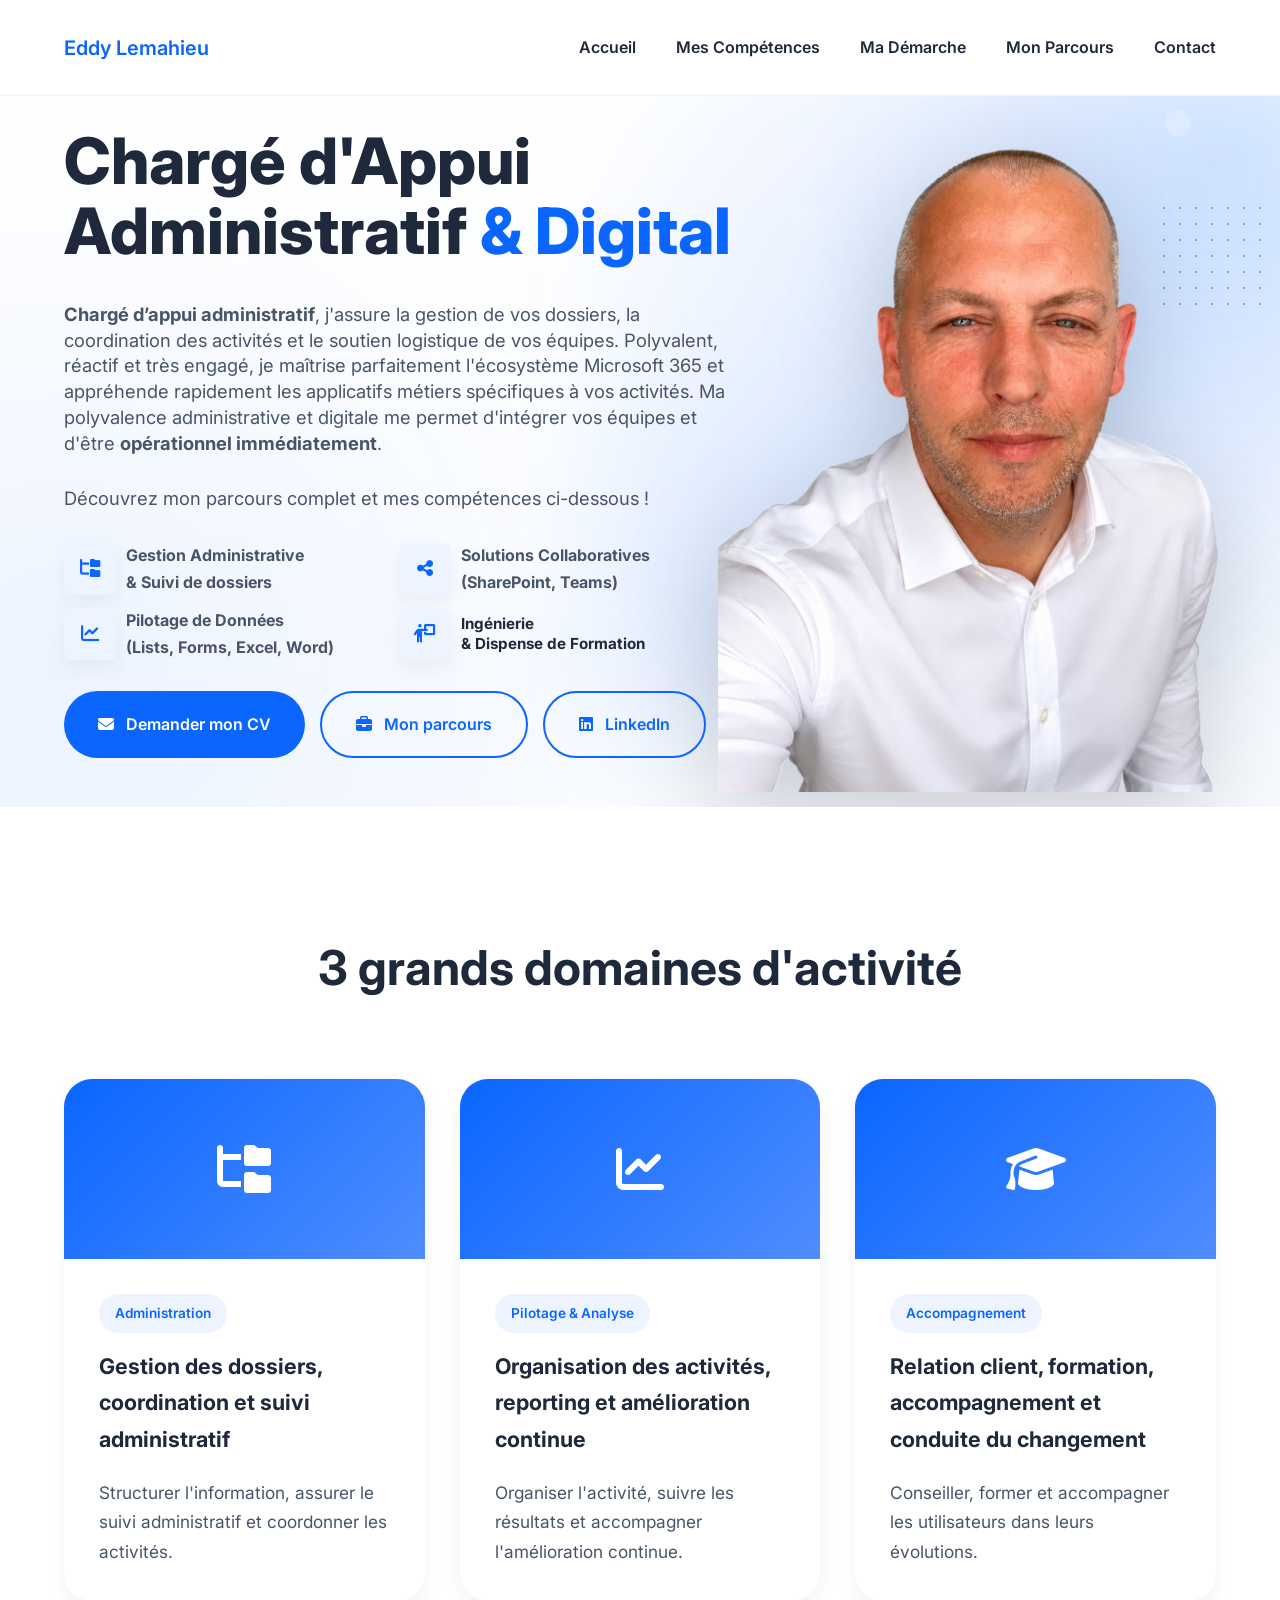
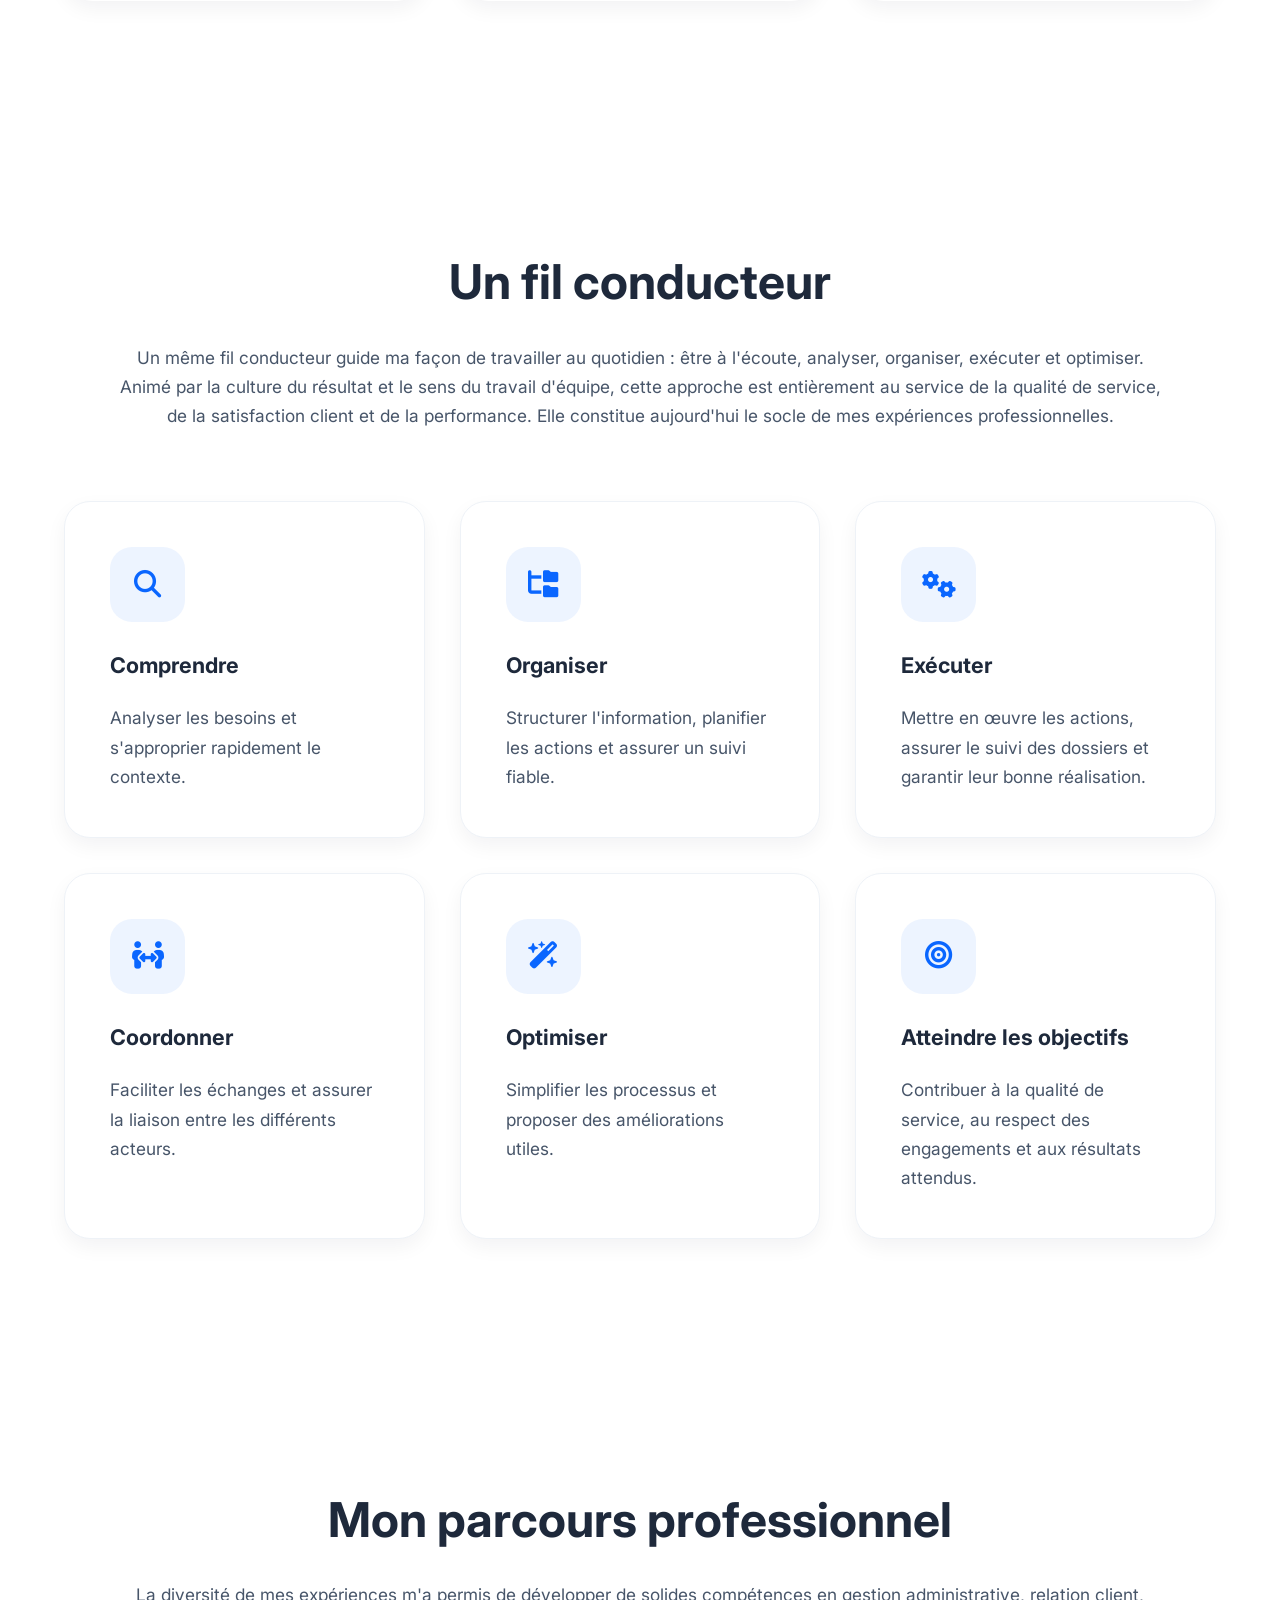
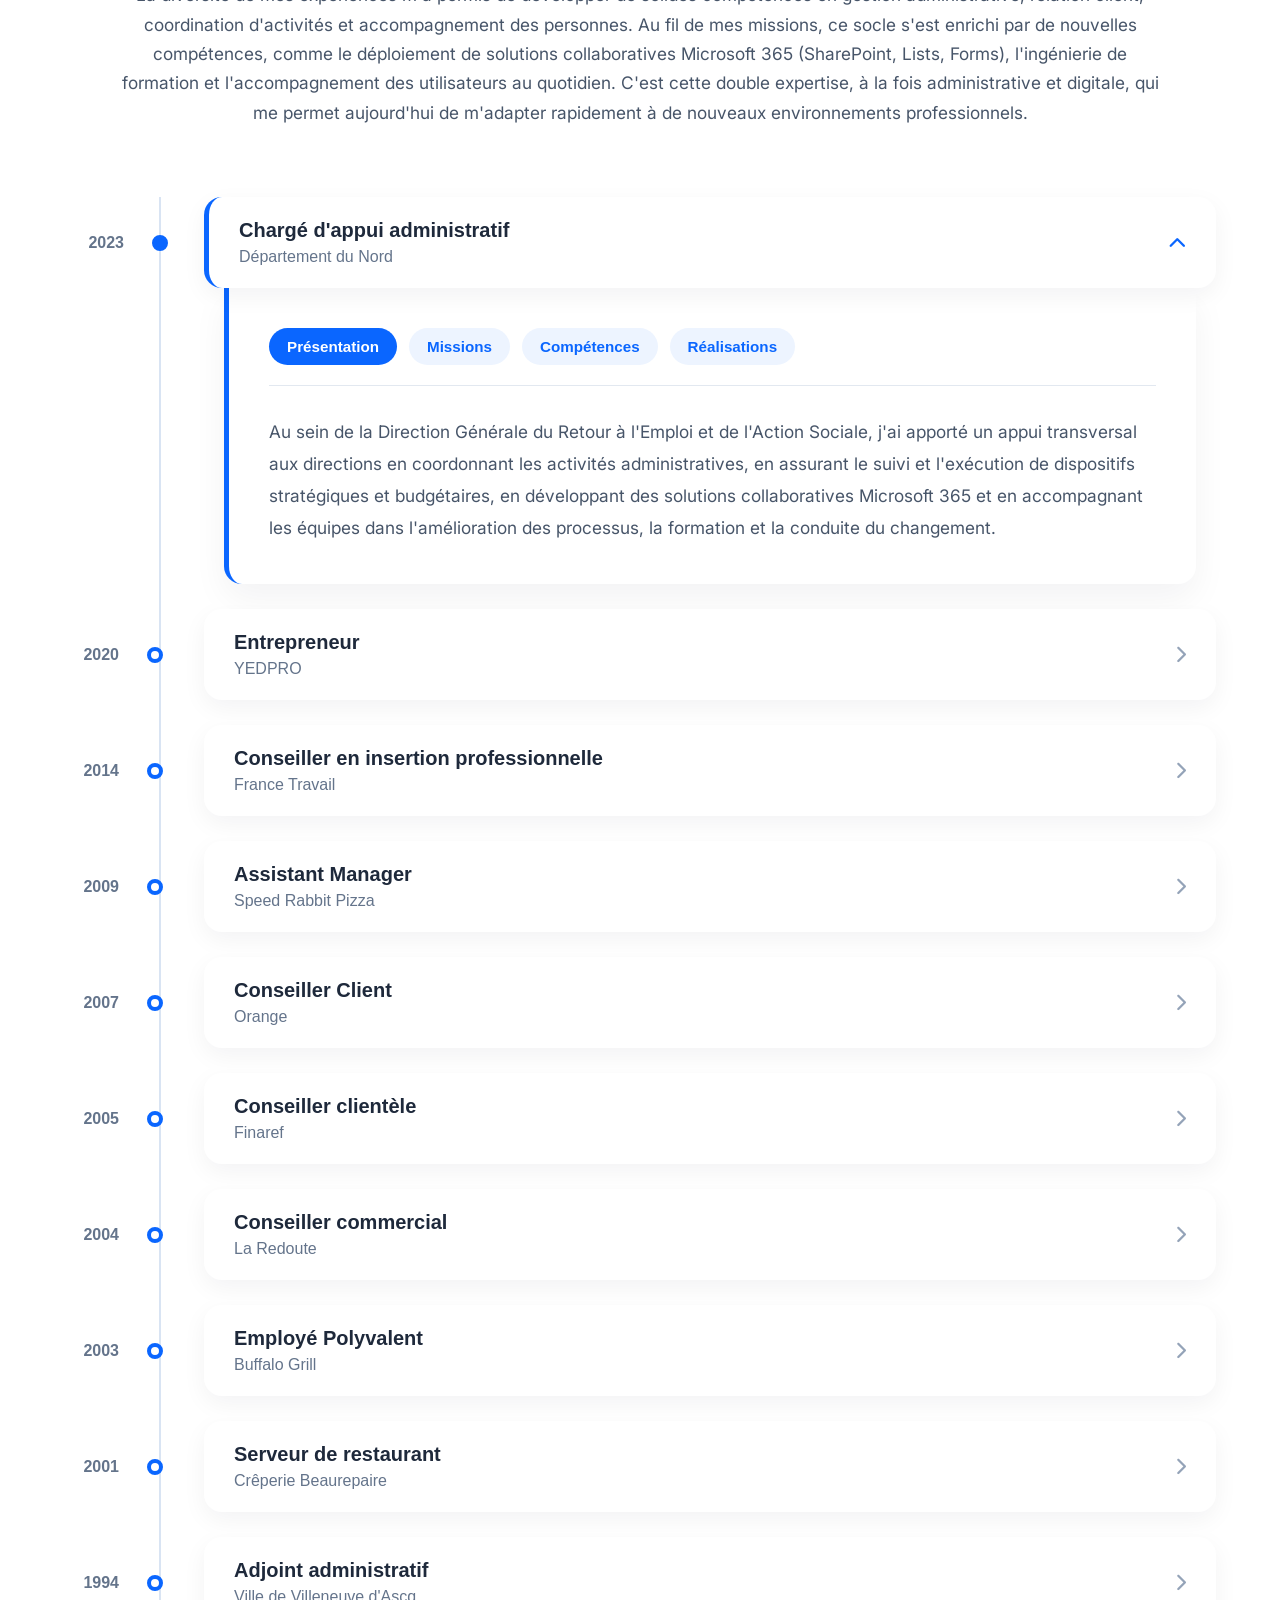
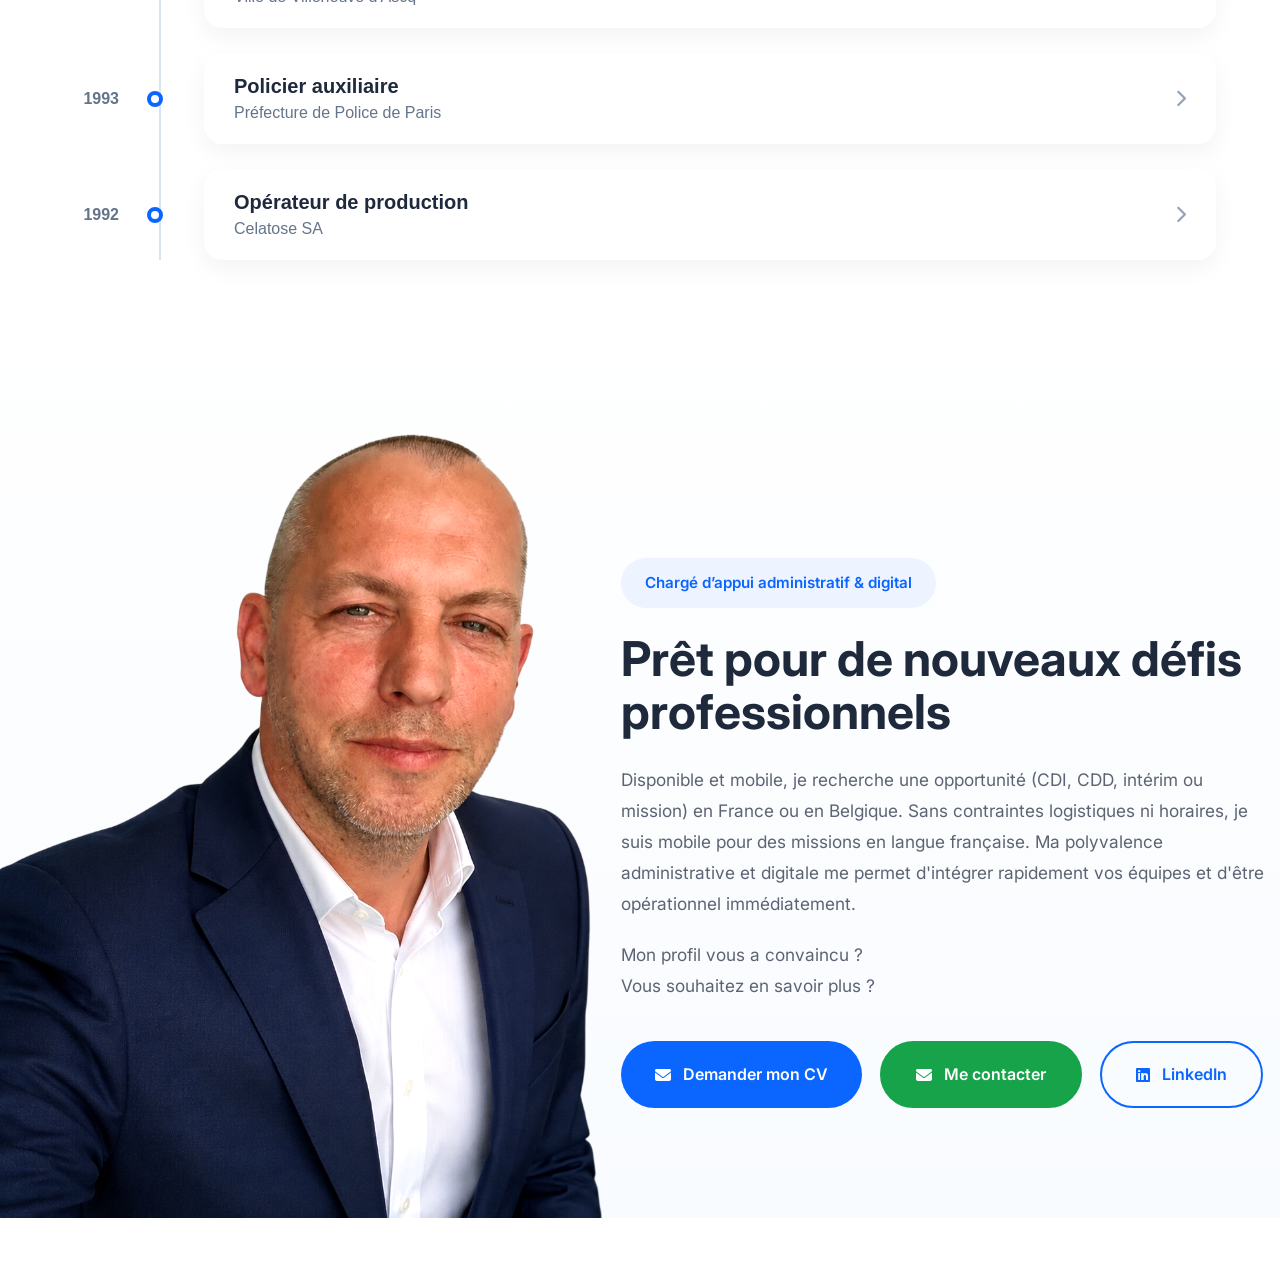
<file: index.html>
<!DOCTYPE html>
<html lang="fr">

<head>

    <meta charset="UTF-8">
    <meta name="viewport" content="width=device-width, initial-scale=1.0">

    <title>Eddy Lemahieu | Chargé d'Appui Administratif & Digital</title>

    <link rel="stylesheet" href="css/style.css">

    <!-- Google Fonts -->
    <link rel="preconnect" href="https://fonts.googleapis.com">

    <link rel="preconnect"
          href="https://fonts.gstatic.com"
          crossorigin>

    <link href="https://fonts.googleapis.com/css2?family=Inter:wght@300;400;500;600;700;800&display=swap"
          rel="stylesheet">

    <!-- Font Awesome -->

    <link rel="stylesheet"
          href="https://cdnjs.cloudflare.com/ajax/libs/font-awesome/6.6.0/css/all.min.css">

</head>

<body>

<!-- =======================================
HEADER
======================================= -->

<header>

    <div class="container nav">

        <a href="#" class="logo">

            Eddy Lemahieu

        </a>

<nav>
  <ul>
    <li><a href="#">Accueil</a></li>
    <li><a href="#competences">Mes Compétences</a></li>
    <li><a href="#demarche">Ma Démarche</a></li>
    <li><a href="#parcours">Mon Parcours</a></li>
    <li><a href="#contact">Contact</a></li>
  </ul>
</nav>    </div>

</header>

<!-- =======================================
HERO
======================================= -->

<section class="hero">

<div class="container hero-grid">

<!-- ===========================
COLONNE GAUCHE
=========================== -->

<div class="hero-left">

<h1>

Chargé d'Appui Administratif

<span>

& Digital

</span>

</h2>

<p>
  <strong>Chargé d’appui administratif</strong>, j'assure la gestion de vos dossiers, 
  la coordination des activités et le soutien logistique de vos équipes. Polyvalent, 
  réactif et très engagé, je maîtrise parfaitement l'écosystème Microsoft 365 et 
  appréhende rapidement les applicatifs métiers spécifiques à vos activités. 
  Ma polyvalence administrative et digitale me permet d'intégrer vos 
  équipes et d'être <strong>opérationnel immédiatement</strong>.
</p>
<p>
  Découvrez mon parcours complet et mes compétences ci-dessous !
</p>

<!-- Expertises -->

<div class="hero-services">

<div class="service">

<div class="service-icon">

<i class="fa-solid fa-folder-tree"></i>

</div>

<h4>

Gestion Administrative<br>& Suivi de dossiers

</h3>

</div>

<div class="service">

<div class="service-icon">

<i class="fa-solid fa-share-nodes"></i>
</div>

<h4>

Solutions Collaboratives<br>(SharePoint, Teams)

</h4>

</div>

<div class="service">

<div class="service-icon">

<i class="fa-solid fa-chart-line"></i>

</div>

<h4>

Pilotage de Données<br>(Lists, Forms, Excel, Word)

</h3>

</div>

<div class="service">

<div class="service-icon">

<i class="fa-solid fa-person-chalkboard"></i>

</div>

<h3>

Ingénierie<br>& Dispense de Formation

</h3>

</div>

</div>

<!-- Boutons -->
<div class="hero-buttons">
<a href="mailto:eddylemahieu@hotmail.com?subject=Demande de CV" class="btn btn-primary">
  <i class="fa-solid fa-envelope"></i>
  Demander mon CV
</a>


<a href="index.html#parcours"
class="btn btn-outline">

<i class="fa-solid fa-briefcase"></i>

Mon parcours

</a>

<a href="https://www.linkedin.com/in/eddy-l-598a33426/"

class="btn btn-outline">

<i class="fa-brands fa-linkedin"></i>

LinkedIn


</a>

</div>

</div>

<!-- ===========================
COLONNE DROITE
=========================== -->

<div class="hero-right">

<div class="circle circle1"></div>

<div class="circle circle2"></div>

<div class="square square1"></div>

<div class="square square2"></div>

<div class="dots"></div>

<img
    class="hero-photo"
    src="images/Eddy_Pro.png"

</div>

</div>

</section>

<!-- =======================================
COMPETENCES
======================================= -->

<section id="competences" class="competences">

    <div class="container">

        <div class="section-title">

            <h2>3 grands domaines d'activité</h2>

        </div>

        <div class="projects-grid">

            <!-- Projet 1 -->

            <article class="project-card">

                <div class="project-image">

                    <i class="fa-solid fa-folder-tree"></i>

                </div>

                <div class="project-content">

                    <span class="project-category">

                        Administration

                    </span>

                    <h3>

                        Gestion des dossiers, coordination et suivi administratif

                    </h3>

                    <p>

                        Structurer l'information, assurer le suivi administratif et coordonner les activités.

                    </p>

                </div>

            </article>

            <!-- Projet 2 -->

            <article class="project-card">

                <div class="project-image">

                    <i class="fa-solid fa-chart-line"></i>

                </div>

                <div class="project-content">

                    <span class="project-category">

                        Pilotage & Analyse

                    </span>

                    <h3>

                        Organisation des activités, reporting et amélioration continue

                    </h3>

                    <p>

                        Organiser l'activité, suivre les résultats et accompagner l'amélioration continue.

                    </p>

                </div>

            </article>

            <!-- Projet 3 -->

            <article class="project-card">

                <div class="project-image">

                    <i class="fa-solid fa-graduation-cap"></i>

                </div>

                <div class="project-content">

                    <span class="project-category">

                        Accompagnement

                    </span>

                    <h3>

                        Relation client, formation, accompagnement et conduite du changement

                    </h3>

                    <p>

                        Conseiller, former et accompagner les utilisateurs dans leurs évolutions.

                    </p>

                </div>

            </article>

        </div>

    </div>

</section>

<!-- =======================================
MA DEMARCHE
======================================= -->

<section id="demarche" class="expertises">

<div class="container">

<div class="section-title">

<h2>

Un fil conducteur

</h2>

<p>
Un même fil conducteur guide ma façon de travailler au quotidien : 
être à l'écoute, analyser, organiser, exécuter et optimiser. Animé par 
la culture du résultat et le sens du travail d'équipe, cette approche est 
entièrement au service de la qualité de service, de la satisfaction client 
et de la performance. Elle constitue aujourd'hui le socle de mes expériences professionnelles.</p>


</div>

<div class="expertises-grid">

<!-- Carte -->

<div class="expertise-card">

<div class="expertise-icon">

<i class="fa-solid fa-magnifying-glass"></i>

</div>

<h3>

Comprendre

</h3>

<p>

Analyser les besoins et s'approprier rapidement le contexte.

</p>

</div>

<!-- Carte -->

<div class="expertise-card">

<div class="expertise-icon">

<i class="fa-solid fa-folder-tree"></i>

</div>

<h3>

Organiser

</h3>

<p>

Structurer l'information, planifier les actions et assurer un suivi fiable.

</p>

</div>

<!-- Carte -->

<div class="expertise-card">

<div class="expertise-icon">

<i class="fa-solid fa-gears"></i>

</div>

<h3>

Exécuter

</h3>

<p>

Mettre en œuvre les actions, assurer le suivi des dossiers et garantir leur bonne réalisation.

</p>

</div>

<!-- Carte -->

<div class="expertise-card">

<div class="expertise-icon">

<i class="fa-solid fa-people-arrows"></i>

</div>

<h3>

Coordonner

</h3>

<p>

Faciliter les échanges et assurer la liaison entre les différents acteurs.

</p>

</div>

<!-- Carte -->

<div class="expertise-card">

<div class="expertise-icon">

<i class="fa-solid fa-wand-magic-sparkles"></i>

</div>

<h3>

Optimiser

</h3>

<p>

Simplifier les processus et proposer des améliorations utiles.

</p>

</div>

<!-- Carte -->

<div class="expertise-card">

<div class="expertise-icon">

<i class="fa-solid fa-bullseye"></i>

</div>

<h3>

Atteindre les objectifs

</h3>

<p>

Contribuer à la qualité de service, au respect des engagements et aux résultats attendus.

</p>

</div>

</div>

</div>

</section>

<!-- ======================================================
TIMELINE - PARCOURS PROFESSIONNEL
====================================================== -->

<section id="parcours" class="career">

    <div class="container">

        <div class="section-title">

            <h2>Mon parcours professionnel</h2>

<p>
La diversité de mes expériences m'a permis de développer de solides compétences en gestion administrative, 
relation client, coordination d'activités et accompagnement des personnes. Au fil de mes missions, 
ce socle s'est enrichi par de nouvelles compétences, comme le déploiement de solutions collaboratives 
Microsoft 365 (SharePoint, Lists, Forms), l'ingénierie de formation et l'accompagnement des utilisateurs 
au quotidien. C'est cette double expertise, à la fois administrative et digitale, qui me permet aujourd'hui 
de m'adapter rapidement à de nouveaux environnements professionnels.
</p>

        </div>

        <div class="career-timeline">

            <!-- ======================================================
            EXPERIENCE 1
            ====================================================== -->

            <article class="career-item active">

                <button class="career-header">

                    <div class="career-year">
                        2023
                    </div>

                    <div class="career-dot"></div>

                    <div class="career-summary">

                        <h3>Chargé d'appui administratif</h3>

                        <p>Département du Nord</p>

                    </div>

                    <i class="fa-solid fa-chevron-down"></i>

                </button>

                <div class="career-content">

                    <div class="career-tabs">

                        <button class="tab active">Présentation</button>

                        <button class="tab">Missions</button>

                        <button class="tab">Compétences</button>

                        <button class="tab">Réalisations</button>

                    </div>

<div class="career-panel">

    <div class="tab-content active">

<p>

Au sein de la Direction Générale du Retour à l'Emploi et de l'Action Sociale, j'ai apporté un appui transversal aux directions en coordonnant les activités administratives, en assurant le suivi et l'exécution de dispositifs stratégiques et budgétaires, en développant des solutions collaboratives Microsoft 365 et en accompagnant les équipes dans l'amélioration des processus, la formation et la conduite du changement.
</p>
    </div>

    <div class="tab-content">

<ul>

<li>- Coordination des activités administratives et appui aux directions.</li>
<li>- Suivi administratif, financier et budgétaire des dispositifs.</li> 
<li>- Déploiement de solutions collaboratives Microsoft 365 (SharePoint, Teams, Lists, Forms, Excel).</li> 
<li>- Conception d'outils de pilotage : tableaux de bord, indicateurs de performance et aide à la décision.</li>
<li>- Ingénierie pédagogique : conception, animation de formations Microsoft 365 et accompagnement des utilisateurs.</li>
<li>- Accompagnement des utilisateurs, assistance fonctionnelle et conduite du changement.</li> 
<li>- Support administratif relatif aux conventions et délibérations (rédaction, relecture et contrôle de conformité).</li> 
<li>- Analyse des résultats, reporting et fiabilisation des données.</li> 
<li>- Suivi administratif, traitement et fiabilisation des données au sein des outils applicatifs métiers.</li> 
<li>- Rédaction de procédures et optimisation des processus administratifs.</li> 
<li>- Coordination de projets transversaux et collaboration avec les directions et partenaires.</li> 
<li>- Participation à l'amélioration continue des méthodes de travail et des processus.</li>

</ul>

    </div>

    <div class="tab-content">

<div class="timeline-tags">

<span>Coordination administrative</span>
<span>Gestion administrative</span>
<span>Microsoft 365</span>
<span>SharePoint</span>
<span>Microsoft Teams</span>
<span>Microsoft Lists</span>
<span>Microsoft Forms</span>
<span>Microsoft Excel</span>
<span>Tableaux de bord</span>
<span>Reporting</span>
<span>Aide à la décision</span>
<span>Pilotage d'activité</span>
<span>Gestion de projet</span>
<span>Optimisation des processus</span>
<span>Amélioration continue</span>
<span>Conduite du changement</span>
<span>Ingénierie pédagogique</span>
<span>Conception de formations</span>
<span>Animation de formations</span>
<span>Accompagnement des utilisateurs</span>
<span>Support fonctionnel</span>
<span>Gestion budgétaire</span>
<span>Suivi budgétaire</span>
<span>Analyse de données</span>
<span>Veille réglementaire</span>
<span>Rédaction de procédures</span>
<span>Relation client</span>
<span>Travail transversal</span>
</div>

    </div>

    <div class="tab-content">

<ul>

    <li>- Conception et déploiement d'espaces collaboratifs SharePoint.</li>
    <li>- Création de listes Microsoft Lists pour le suivi des activités.</li>
    <li>- Mise en place de formulaires Microsoft Forms pour la collecte d'informations.</li>
    <li>- Parcours de formation Microsoft 365.</li>
    <li>- Création de tableaux de bord facilitant le pilotage des activités.</li>
    <li>- Accompagnement et montée en compétence des utilisateurs sur Microsoft 365.</li>

</ul>

    </div>

</div>
                </div>

            </article>

            <!-- ======================================================
            EXPERIENCE 2
            ====================================================== -->

            <article class="career-item">

                <button class="career-header">

                    <div class="career-year">

                        2020

                    </div>

                    <div class="career-dot"></div>

                    <div class="career-summary">

                        <h3>Entrepreneur</h3>

                        <p>YEDPRO</p>

                    </div>

                    <i class="fa-solid fa-chevron-right"></i>

                </button>

                <div class="career-content">

                    <div class="career-tabs">

                        <button class="tab active">Présentation</button>

                        <button class="tab">Missions</button>

                        <button class="tab">Compétences</button>

                        <button class="tab">Réalisations</button>

                    </div>

<div class="career-panel">

    <div class="tab-content active">

        <p>

            En créant YEDPRO, j'ai souhaité mettre mes compétences au service des particuliers, des indépendants et des petites entreprises afin de les accompagner dans leurs projets informatiques et numériques.

            Cette activité m'a permis d'intervenir sur l'ensemble d'un projet : analyse des besoins, conseil, installation, maintenance, accompagnement des utilisateurs et suivi de la relation client.

            Au-delà de l'aspect technique, cette expérience entrepreneuriale a renforcé mon autonomie, mon sens du service, ma capacité d'adaptation et ma vision globale d'un projet.

        </p>

    </div>

    <div class="tab-content">

        <ul>

            <li>- Analyse des besoins clients</li>
            <li>- Conseil en solutions numériques</li>
            <li>- Installation et configuration de matériels informatiques</li>
            <li>- Maintenance et dépannage</li>
            <li>- Assistance technique auprès des utilisateurs</li>
            <li>- Formation et accompagnement</li>
            <li>- Gestion de la relation client</li>
            <li>- Gestion commerciale et administrative</li>
            <li>- Veille technologique</li>
            <li>- Suivi des interventions</li>

        </ul>

    </div>

    <div class="tab-content">

        <div class="timeline-tags">

            <span>Entrepreneuriat</span>
            <span>Relation client</span>
            <span>Gestion de projet</span>
            <span>Conseil</span>
            <span>Maintenance informatique</span>
            <span>Support utilisateur</span>
            <span>Formation</span>
            <span>Organisation</span>
            <span>Communication</span>
            <span>Autonomie</span>
            <span>Polyvalence</span>
            <span>Résolution de problèmes</span>

        </div>

    </div>

    <div class="tab-content">

        <ul>

            <li>- Création de l'entreprise YEDPRO.</li>
            <li>- Accompagnement de particuliers et de professionnels dans leurs projets numériques.</li>
            <li>- Installation et maintenance de solutions informatiques.</li>
            <li>- Formation des utilisateurs aux outils numériques.</li>
            <li>- Gestion complète des projets, du besoin jusqu'au suivi client.</li>

        </ul>

    </div>

</div>

                </div>

            </article>

            <!-- ======================================================
            EXPERIENCE 3
            ====================================================== -->

            <article class="career-item">

                <button class="career-header">

                    <div class="career-year">

                        2014

                    </div>

                    <div class="career-dot"></div>

                    <div class="career-summary">

                        <h3>Conseiller en insertion professionnelle</h3>

                        <p>France Travail</p>

                    </div>

                    <i class="fa-solid fa-chevron-right"></i>

                </button>

                <div class="career-content">

                    <div class="career-tabs">

                        <button class="tab active">Présentation</button>

                        <button class="tab">Missions</button>

                        <button class="tab">Compétences</button>

                        <button class="tab">Réalisations</button>

                    </div>

<div class="career-panel">

    <div class="tab-content active">

        <p>

            En tant que Conseiller en insertion professionnelle, j'ai accompagné des demandeurs d'emploi dans la construction de leur parcours professionnel et leur retour durable à l'emploi.

            Mon rôle consistait à analyser les situations individuelles, définir des plans d'action personnalisés, animer des ateliers collectifs et développer les relations avec les entreprises afin de favoriser les recrutements.

            Cette expérience a renforcé mes compétences en accompagnement, écoute, analyse des besoins et coordination avec de nombreux partenaires.

        </p>

    </div>

    <div class="tab-content">

        <ul>

            <li>- Accueil et accompagnement des demandeurs d'emploi</li>

            <li>- Diagnostic des besoins et élaboration de plans d'action</li>

            <li>- Animation d'ateliers collectifs</li>

            <li>- Prospection et développement des relations entreprises</li>

            <li>- Mise en relation candidats / recruteurs</li>

            <li>- Suivi des parcours d'insertion</li>

            <li>- Utilisation des outils de suivi et de reporting</li>

            <li>- Travail en réseau avec les partenaires de l'emploi</li>

            <li>- Gestion administrative des dossiers</li>

            <li>- Suivi des objectifs d'accompagnement</li>

        </ul>

    </div>

    <div class="tab-content">

        <div class="timeline-tags">

            <span>Accompagnement</span>

            <span>Insertion professionnelle</span>

            <span>Relation entreprises</span>

            <span>Animation d'ateliers</span>

            <span>Écoute active</span>

            <span>Analyse des besoins</span>

            <span>Communication</span>

            <span>Gestion administrative</span>

            <span>Organisation</span>

            <span>Suivi de parcours</span>

            <span>Reporting</span>

            <span>Travail en partenariat</span>

        </div>

    </div>

    <div class="tab-content">

        <ul>

            <li>- Accompagnement personnalisé de nombreux demandeurs d'emploi.</li>

            <li>- Animation d'ateliers favorisant le retour à l'emploi.</li>

            <li>- Développement de partenariats avec les entreprises locales.</li>

            <li>- Mise en relation entre recruteurs et candidats.</li>

            <li>- Suivi administratif et accompagnement jusqu'au retour à l'emploi.</li>

        </ul>

    </div>

</div>

                </div>

            </article>

            <!-- ======================================================
            EXPERIENCE 4
            ====================================================== -->

            <article class="career-item">

                <button class="career-header">

                    <div class="career-year">

                        2009

                    </div>

                    <div class="career-dot"></div>

                    <div class="career-summary">

                        <h3>Assistant Manager</h3>

                        <p>Speed Rabbit Pizza</p>

                    </div>

                    <i class="fa-solid fa-chevron-right"></i>

                </button>

                <div class="career-content">

                    <div class="career-tabs">

                        <button class="tab active">Présentation</button>

                        <button class="tab">Missions</button>

                        <button class="tab">Compétences</button>

                        <button class="tab">Réalisations</button>

                    </div>

<div class="career-panel">

    <div class="tab-content active">

        <p>

            En qualité d'Assistant Manager, j'ai participé au pilotage quotidien de l'activité du restaurant en assurant l'encadrement des équipes, l'organisation opérationnelle et la satisfaction des clients.

            Cette expérience m'a permis de développer mes compétences en management de proximité, en organisation, en gestion des priorités et en prise de décision dans un environnement exigeant.

        </p>

    </div>

    <div class="tab-content">

        <ul>

            <li>- Encadrement des équipes</li>

            <li>- Organisation de l'activité quotidienne</li>

            <li>- Gestion des plannings</li>

            <li>- Accueil et satisfaction des clients</li>

            <li>- Gestion des stocks</li>

            <li>- Respect des procédures qualité</li>

            <li>- Gestion des imprévus</li>

            <li>- Formation des nouveaux collaborateurs</li>

            <li>- Suivi des indicateurs d'activité</li>

            <li>- Appui au responsable du restaurant</li>

        </ul>

    </div>

    <div class="tab-content">

        <div class="timeline-tags">

            <span>Management</span>

            <span>Organisation</span>

            <span>Relation client</span>

            <span>Gestion d'équipe</span>

            <span>Leadership</span>

            <span>Communication</span>

            <span>Polyvalence</span>

            <span>Gestion du stress</span>

            <span>Qualité</span>

            <span>Formation</span>

        </div>

    </div>

    <div class="tab-content">

        <ul>

            <li>- Encadrement des équipes au quotidien.</li>

            <li>- Organisation de l'activité du restaurant.</li>

            <li>- Formation et accompagnement des nouveaux collaborateurs.</li>

            <li>- Amélioration de la qualité de service.</li>

            <li>- Gestion opérationnelle en période de forte activité.</li>

        </ul>

    </div>

</div>

                </div>

            </article>
            <!-- ======================================================
            EXPERIENCE 5
            ====================================================== -->

            <article class="career-item">

                <button class="career-header">

                    <div class="career-year">
                        2007
                    </div>

                    <div class="career-dot"></div>

                    <div class="career-summary">

                        <h3>Conseiller Client</h3>

                        <p>Orange</p>

                    </div>

                    <i class="fa-solid fa-chevron-right"></i>

                </button>

                <div class="career-content">

                    <div class="career-tabs">

                        <button class="tab active">Présentation</button>
                        <button class="tab">Missions</button>
                        <button class="tab">Compétences</button>
                        <button class="tab">Réalisations</button>

                    </div>

<div class="career-panel">

    <div class="tab-content active">

        <p>

            En tant que Conseiller Client chez Orange, j'ai accompagné les particuliers dans le choix de leurs solutions de télécommunications et assuré un suivi personnalisé de leurs demandes.

            Cette expérience a renforcé mes compétences commerciales, ma qualité d'écoute et ma capacité à proposer des solutions adaptées aux besoins des clients.

        </p>

    </div>

    <div class="tab-content">

        <ul>

            <li>- Accueil des clients</li>

            <li>- Conseil commercial</li>

            <li>- Analyse des besoins</li>

            <li>- Vente de solutions télécom</li>

            <li>- Gestion des contrats</li>

            <li>- Fidélisation de la clientèle</li>

            <li>- Assistance sur les offres et services</li>

            <li>- Suivi des dossiers clients</li>

            <li>- Atteinte des objectifs commerciaux</li>

            <li>- Travail en équipe</li>

        </ul>

    </div>

    <div class="tab-content">

        <div class="timeline-tags">

            <span>Relation client</span>

            <span>Conseil</span>

            <span>Vente</span>

            <span>Télécommunications</span>

            <span>Communication</span>

            <span>Négociation</span>

            <span>Fidélisation</span>

            <span>Écoute</span>

            <span>Organisation</span>

            <span>Esprit d'équipe</span>

        </div>

    </div>

    <div class="tab-content">

        <ul>

            <li>- Conseil personnalisé auprès des clients.</li>

            <li>- Développement des ventes et de la fidélisation.</li>

            <li>- Accompagnement dans le choix des offres adaptées.</li>

            <li>- Gestion et suivi des contrats.</li>

            <li>- Contribution aux objectifs commerciaux.</li>

        </ul>

    </div>

</div>

                </div>

            </article>

            <!-- ======================================================
            EXPERIENCE 6
            ====================================================== -->

            <article class="career-item">

                <button class="career-header">

                    <div class="career-year">
                        2005
                    </div>

                    <div class="career-dot"></div>

                    <div class="career-summary">

                        <h3>Conseiller clientèle</h3>

                        <p>Finaref</p>

                    </div>

                    <i class="fa-solid fa-chevron-right"></i>

                </button>

                <div class="career-content">

                    <div class="career-tabs">

                        <button class="tab active">Présentation</button>
                        <button class="tab">Missions</button>
                        <button class="tab">Compétences</button>
                        <button class="tab">Réalisations</button>

                    </div>

<div class="career-panel">

    <div class="tab-content active">

        <p>

            En tant que Conseiller clientèle chez Finaref, j'ai accompagné les clients dans la gestion de leurs dossiers de financement et de leurs demandes de crédit.

            Mon rôle consistait à analyser les situations, proposer des solutions adaptées, assurer un suivi personnalisé et garantir une relation client de qualité.

            Cette expérience a renforcé mes compétences en écoute, en analyse, en négociation et en gestion de la relation client.

        </p>

    </div>

    <div class="tab-content">

        <ul>

            <li>- Accueil et accompagnement des clients</li>

            <li>- Analyse des besoins de financement</li>

            <li>- Gestion des dossiers clients</li>

            <li>- Suivi des demandes de crédit</li>

            <li>- Conseil personnalisé</li>

            <li>- Fidélisation de la clientèle</li>

            <li>- Gestion des réclamations</li>

            <li>- Suivi administratif</li>

            <li>- Respect des procédures internes</li>

            <li>- Travail en équipe</li>

        </ul>

    </div>

    <div class="tab-content">

        <div class="timeline-tags">

            <span>Relation client</span>

            <span>Conseil</span>

            <span>Financement</span>

            <span>Analyse</span>

            <span>Négociation</span>

            <span>Gestion de dossiers</span>

            <span>Communication</span>

            <span>Organisation</span>

            <span>Écoute active</span>

            <span>Rigueur</span>

        </div>

    </div>

    <div class="tab-content">

        <ul>

            <li>- Accompagnement personnalisé des clients.</li>

            <li>- Gestion complète des dossiers de financement.</li>

            <li>- Suivi des demandes jusqu'à leur aboutissement.</li>

            <li>- Contribution à la satisfaction et à la fidélisation des clients.</li>

            <li>- Application rigoureuse des procédures de l'établissement.</li>

        </ul>

    </div>

</div>

                </div>

            </article>

            <!-- ======================================================
            EXPERIENCE 7
            ====================================================== -->

            <article class="career-item">

                <button class="career-header">

                    <div class="career-year">
                        2004
                    </div>

                    <div class="career-dot"></div>

                    <div class="career-summary">

                        <h3>Conseiller commercial</h3>

                        <p>La Redoute</p>

                    </div>

                    <i class="fa-solid fa-chevron-right"></i>

                </button>

                <div class="career-content">

                    <div class="career-tabs">

                        <button class="tab active">Présentation</button>
                        <button class="tab">Missions</button>
                        <button class="tab">Compétences</button>
                        <button class="tab">Réalisations</button>

                    </div>

<div class="career-panel">

    <div class="tab-content active">

        <p>

            En tant que Conseiller commercial à La Redoute, j'ai accompagné les clients tout au long de leur parcours d'achat en leur apportant des conseils personnalisés et des solutions adaptées à leurs attentes.

            J'ai assuré le traitement des demandes, le suivi des commandes et la fidélisation de la clientèle dans un environnement où la qualité de la relation client constituait un enjeu majeur.

            Cette expérience a consolidé mes compétences en communication, en négociation et en gestion de la satisfaction client.

        </p>

    </div>

    <div class="tab-content">

        <ul>

            <li>- Accueil et accompagnement des clients</li>

            <li>- Conseil commercial</li>

            <li>- Vente à distance</li>

            <li>- Suivi des commandes</li>

            <li>- Gestion des dossiers clients</li>

            <li>- Traitement des réclamations</li>

            <li>- Fidélisation de la clientèle</li>

            <li>- Analyse des besoins</li>

            <li>- Respect des objectifs commerciaux</li>

            <li>- Travail en équipe</li>

        </ul>

    </div>

    <div class="tab-content">

        <div class="timeline-tags">

            <span>Relation client</span>

            <span>Conseil commercial</span>

            <span>Vente à distance</span>

            <span>Communication</span>

            <span>Négociation</span>

            <span>Fidélisation</span>

            <span>Gestion de dossiers</span>

            <span>Organisation</span>

            <span>Écoute active</span>

            <span>Esprit d'équipe</span>

        </div>

    </div>

    <div class="tab-content">

        <ul>

            <li>- Accompagnement personnalisé des clients.</li>

            <li>- Gestion complète des dossiers commerciaux.</li>

            <li>- Suivi des commandes et des demandes.</li>

            <li>- Contribution à la fidélisation de la clientèle.</li>

            <li>- Participation à l'atteinte des objectifs commerciaux.</li>

        </ul>

    </div>

</div>

                </div>

            </article>

            <!-- ======================================================
            EXPERIENCE 8
            ====================================================== -->

            <article class="career-item">

                <button class="career-header">

                    <div class="career-year">
                        2003
                    </div>

                    <div class="career-dot"></div>

                    <div class="career-summary">

                        <h3>Employé Polyvalent</h3>

                        <p>Buffalo Grill</p>

                    </div>

                    <i class="fa-solid fa-chevron-right"></i>

                </button>

                <div class="career-content">

                    <div class="career-tabs">

                        <button class="tab active">Présentation</button>
                        <button class="tab">Missions</button>
                        <button class="tab">Compétences</button>
                        <button class="tab">Réalisations</button>

                    </div>

<div class="career-panel">

    <div class="tab-content active">

        <p>

            En tant qu'Employé polyvalent chez Buffalo Grill, j'ai participé au bon fonctionnement du restaurant en assurant différentes missions en salle, en cuisine et en préparation.

            Cette expérience m'a permis de développer ma polyvalence, mon sens du service, mon organisation et ma capacité à travailler efficacement dans un environnement dynamique.

        </p>

    </div>

    <div class="tab-content">

        <ul>

            <li>- Accueil des clients</li>

            <li>- Service en salle</li>

            <li>- Préparation des commandes</li>

            <li>- Appui aux activités de cuisine</li>

            <li>- Respect des normes d'hygiène</li>

            <li>- Travail en équipe</li>

            <li>- Gestion des périodes d'affluence</li>

            <li>- Entretien des espaces de travail</li>

        </ul>

    </div>

    <div class="tab-content">

        <div class="timeline-tags">

            <span>Service client</span>

            <span>Polyvalence</span>

            <span>Organisation</span>

            <span>Travail en équipe</span>

            <span>Rigueur</span>

            <span>Gestion du stress</span>

            <span>Rapidité</span>

            <span>Relation client</span>

        </div>

    </div>

    <div class="tab-content">

        <ul>

            <li>- Participation au bon fonctionnement du restaurant.</li>

            <li>- Polyvalence entre salle et cuisine.</li>

            <li>- Contribution à la qualité du service client.</li>

            <li>- Respect des procédures d'hygiène et de sécurité.</li>

        </ul>

    </div>

</div>

                </div>

            </article>
            <!-- ======================================================
EXPERIENCE 9
====================================================== -->

<article class="career-item">

    <button class="career-header">

        <div class="career-year">
            2001
        </div>

        <div class="career-dot"></div>

        <div class="career-summary">

            <h3>Serveur de restaurant</h3>

            <p>Crêperie Beaurepaire</p>

        </div>

        <i class="fa-solid fa-chevron-right"></i>

    </button>

    <div class="career-content">

        <div class="career-tabs">

            <button class="tab active">Présentation</button>
            <button class="tab">Missions</button>
            <button class="tab">Compétences</button>
            <button class="tab">Réalisations</button>

        </div>

<div class="career-panel">

    <div class="tab-content active">

        <p>

            Au sein de la Crêperie Beaurepaire, j'ai assuré le service en salle tout en participant aux activités de préparation et d'entretien.

            Cette expérience a développé mon sens du service, ma réactivité et ma capacité à travailler efficacement pendant les périodes de forte affluence.

        </p>

    </div>

    <div class="tab-content">

        <ul>

            <li>- Accueil des clients</li>

            <li>- Prise de commandes</li>

            <li>- Service en salle</li>

            <li>- Préparation simple en cuisine</li>

            <li>- Plonge</li>

            <li>- Entretien des locaux</li>

            <li>- Travail en équipe</li>

            <li>- Gestion des priorités</li>

        </ul>

    </div>

    <div class="tab-content">

        <div class="timeline-tags">

            <span>Service client</span>

            <span>Polyvalence</span>

            <span>Organisation</span>

            <span>Travail en équipe</span>

            <span>Rapidité</span>

            <span>Gestion du temps</span>

            <span>Relation client</span>

            <span>Rigueur</span>

        </div>

    </div>

    <div class="tab-content">

        <ul>

            <li>- Accueil et satisfaction des clients.</li>

            <li>- Participation au fonctionnement quotidien du restaurant.</li>

            <li>- Polyvalence entre salle et cuisine.</li>

            <li>- Respect des règles d'hygiène.</li>

        </ul>

    </div>

</div>

    </div>

</article>

<!-- ======================================================
EXPERIENCE 10
====================================================== -->

<article class="career-item">

    <button class="career-header">

        <div class="career-year">
            1994
        </div>

        <div class="career-dot"></div>

        <div class="career-summary">

            <h3>Adjoint administratif</h3>

            <p>Ville de Villeneuve d'Ascq</p>

        </div>

        <i class="fa-solid fa-chevron-right"></i>

    </button>

    <div class="career-content">

        <div class="career-tabs">

            <button class="tab active">Présentation</button>
            <button class="tab">Missions</button>
            <button class="tab">Compétences</button>
            <button class="tab">Réalisations</button>

        </div>

<div class="career-panel">

    <div class="tab-content active">

        <p>

            Au sein du service Achats, j'ai assuré le suivi administratif des achats publics et participé à la gestion des relations avec les fournisseurs dans le respect des procédures de la collectivité.

            Cette expérience a constitué les bases de mon parcours administratif et a développé ma rigueur ainsi que mon sens de l'organisation.

        </p>

    </div>

    <div class="tab-content">

        <ul>

            <li>- Gestion administrative des commandes</li>

            <li>- Préparation des dossiers de consultation</li>

            <li>- Suivi des marchés publics</li>

            <li>- Relation fournisseurs</li>

            <li>- Classement et archivage</li>

            <li>- Utilisation de Word et Excel</li>

            <li>- Suivi des procédures administratives</li>

            <li>- Gestion documentaire</li>

        </ul>

    </div>

    <div class="tab-content">

        <div class="timeline-tags">

            <span>Gestion administrative</span>

            <span>Marchés publics</span>

            <span>Achats</span>

            <span>Organisation</span>

            <span>Word</span>

            <span>Excel</span>

            <span>Relation fournisseurs</span>

            <span>Rigueur</span>

        </div>

    </div>

    <div class="tab-content">

        <ul>

            <li>- Suivi administratif des achats publics.</li>

            <li>- Participation aux procédures de consultation.</li>

            <li>- Gestion documentaire des dossiers.</li>

            <li>- Développement d'une solide rigueur administrative.</li>

        </ul>

    </div>

</div>

    </div>

</article>

<!-- ======================================================
EXPERIENCE 11
====================================================== -->

<article class="career-item">

    <button class="career-header">

        <div class="career-year">
            1993
        </div>

        <div class="career-dot"></div>

        <div class="career-summary">

            <h3>Policier auxiliaire</h3>

            <p>Préfecture de Police de Paris</p>

        </div>

        <i class="fa-solid fa-chevron-right"></i>

    </button>

    <div class="career-content">

        <div class="career-tabs">

            <button class="tab active">Présentation</button>
            <button class="tab">Missions</button>
            <button class="tab">Compétences</button>
            <button class="tab">Réalisations</button>

        </div>

<div class="career-panel">

    <div class="tab-content active">

        <p>

            Dans le cadre de mon service national, j'ai exercé les fonctions de Policier auxiliaire au sein de la Préfecture de Police de Paris.

            J'ai participé aux missions de sécurité, d'accueil du public, d'assistance aux victimes et d'appui administratif dans le respect des procédures et des consignes.

        </p>

    </div>

    <div class="tab-content">

        <ul>

            <li>- Participation aux patrouilles</li>

            <li>- Accueil du public</li>

            <li>- Assistance aux victimes</li>

            <li>- Application des procédures</li>

            <li>- Appui administratif</li>

            <li>- Respect des consignes de sécurité</li>

            <li>- Travail en équipe</li>

            <li>- Service public</li>

        </ul>

    </div>

    <div class="tab-content">

        <div class="timeline-tags">

            <span>Service public</span>

            <span>Discipline</span>

            <span>Sens des responsabilités</span>

            <span>Organisation</span>

            <span>Accueil</span>

            <span>Sécurité</span>

            <span>Travail en équipe</span>

            <span>Sang-froid</span>

        </div>

    </div>

    <div class="tab-content">

        <ul>

            <li>- Participation aux missions de sécurité.</li>

            <li>- Accueil et orientation du public.</li>

            <li>- Assistance aux victimes.</li>

            <li>- Appui au fonctionnement des services.</li>

        </ul>

    </div>

</div>

        </div>

</article>

<!-- ======================================================
EXPERIENCE 12
====================================================== -->

<article class="career-item">

    <button class="career-header">

        <div class="career-year">
            1992
        </div>

        <div class="career-dot"></div>

        <div class="career-summary">

            <h3>Opérateur de production</h3>

            <p>Celatose SA</p>

        </div>

        <i class="fa-solid fa-chevron-right"></i>

    </button>

    <div class="career-content">

        <div class="career-tabs">

            <button class="tab active">Présentation</button>
            <button class="tab">Missions</button>
            <button class="tab">Compétences</button>
            <button class="tab">Réalisations</button>

        </div>

<div class="career-panel">

    <div class="tab-content active">

        <p>

            Première expérience professionnelle en milieu industriel, j'ai participé aux opérations de production, de contrôle visuel et de conditionnement dans le respect des procédures de qualité et de sécurité.

            Cette première immersion dans le monde du travail m'a permis d'acquérir les bases de la rigueur, du travail en équipe et du respect des consignes.

        </p>

    </div>

    <div class="tab-content">

        <ul>

            <li>- Approvisionnement des lignes de production</li>

            <li>- Surveillance des machines</li>

            <li>- Contrôle visuel des produits</li>

            <li>- Conditionnement</li>

            <li>- Nettoyage du poste de travail</li>

            <li>- Respect des procédures qualité</li>

            <li>- Respect des règles de sécurité</li>

            <li>- Travail en équipe</li>

        </ul>

    </div>

    <div class="tab-content">

        <div class="timeline-tags">

            <span>Production</span>

            <span>Qualité</span>

            <span>Sécurité</span>

            <span>Travail en équipe</span>

            <span>Organisation</span>

            <span>Rigueur</span>

            <span>Conditionnement</span>

            <span>Industrie</span>

        </div>

    </div>

    <div class="tab-content">

        <ul>

            <li>- Participation aux opérations de production.</li>

            <li>- Contrôle qualité des produits.</li>

            <li>- Respect des procédures industrielles.</li>

            <li>- Développement des premiers réflexes professionnels.</li>

        </ul>

    </div>

</div>

    </div>

</article>
            
        </div>

    </div>

</section>

<!-- =======================================
CONTACT
======================================= -->

<section id="contact" class="contact">

    <div class="container">

        <div class="contact-card">

            <!-- Photo -->

<div class="contact-left">

    <img
        class="contact-photo"
        src="images/Eddy_Pro3.png"
        alt="Eddy Lemahieu 2"
        oncontextmenu="return false;">

</div>

            <div class="contact-right">

                <span class="badge">

                    Chargé d’appui administratif & digital

                </span>

                <h2>

                    Prêt pour de nouveaux défis professionnels

                </h2>

                <p>

Disponible et mobile, je recherche une opportunité (CDI, CDD, intérim ou mission) 
en France ou en Belgique. Sans contraintes logistiques ni horaires, je suis mobile 
pour des missions en langue française. Ma polyvalence administrative et digitale me 
permet d'intégrer rapidement vos équipes et d'être opérationnel immédiatement.

                </p>

                <p>

Mon profil vous a convaincu ?<br>Vous souhaitez en savoir plus ?

                </p>

                <div class="contact-buttons">

<a href="mailto:eddylemahieu@hotmail.com?subject=Demande de CV" class="btn btn-primary">
  <i class="fa-solid fa-envelope"></i>
  Demander mon CV
</a>


                    <a href="mailto:eddylemahieu@hotmail.com?subject=Prise de contact depuis votre profil en ligne eddylemahieu.be"
                       class="btn btn-contact">

                        <i class="fa-solid fa-envelope"></i>

                        Me contacter

                    </a>

                    <a href="https://www.linkedin.com/in/eddy-l-598a33426/"
                       class="btn btn-outline"
                       target="_blank"
                       rel="noopener noreferrer">

                        <i class="fa-brands fa-linkedin"></i>

                        LinkedIn

                    </a>

                </div>

            </div>

        </div>

    </div>

</section>

<!-- =======================================
FOOTER
======================================= -->

<div class="container footer-content">

    <p>
        &copy; 2026 Eddy Lemahieu. Site web réalisé avec HTML, CSS et JavaScript. Tous droits réservés. Toute reproduction des textes ou des images de ce site est interdite sans autorisation préalable.
    </p>

</div>


<script src="js/main.js"></script>
</body>
</html>
</file>
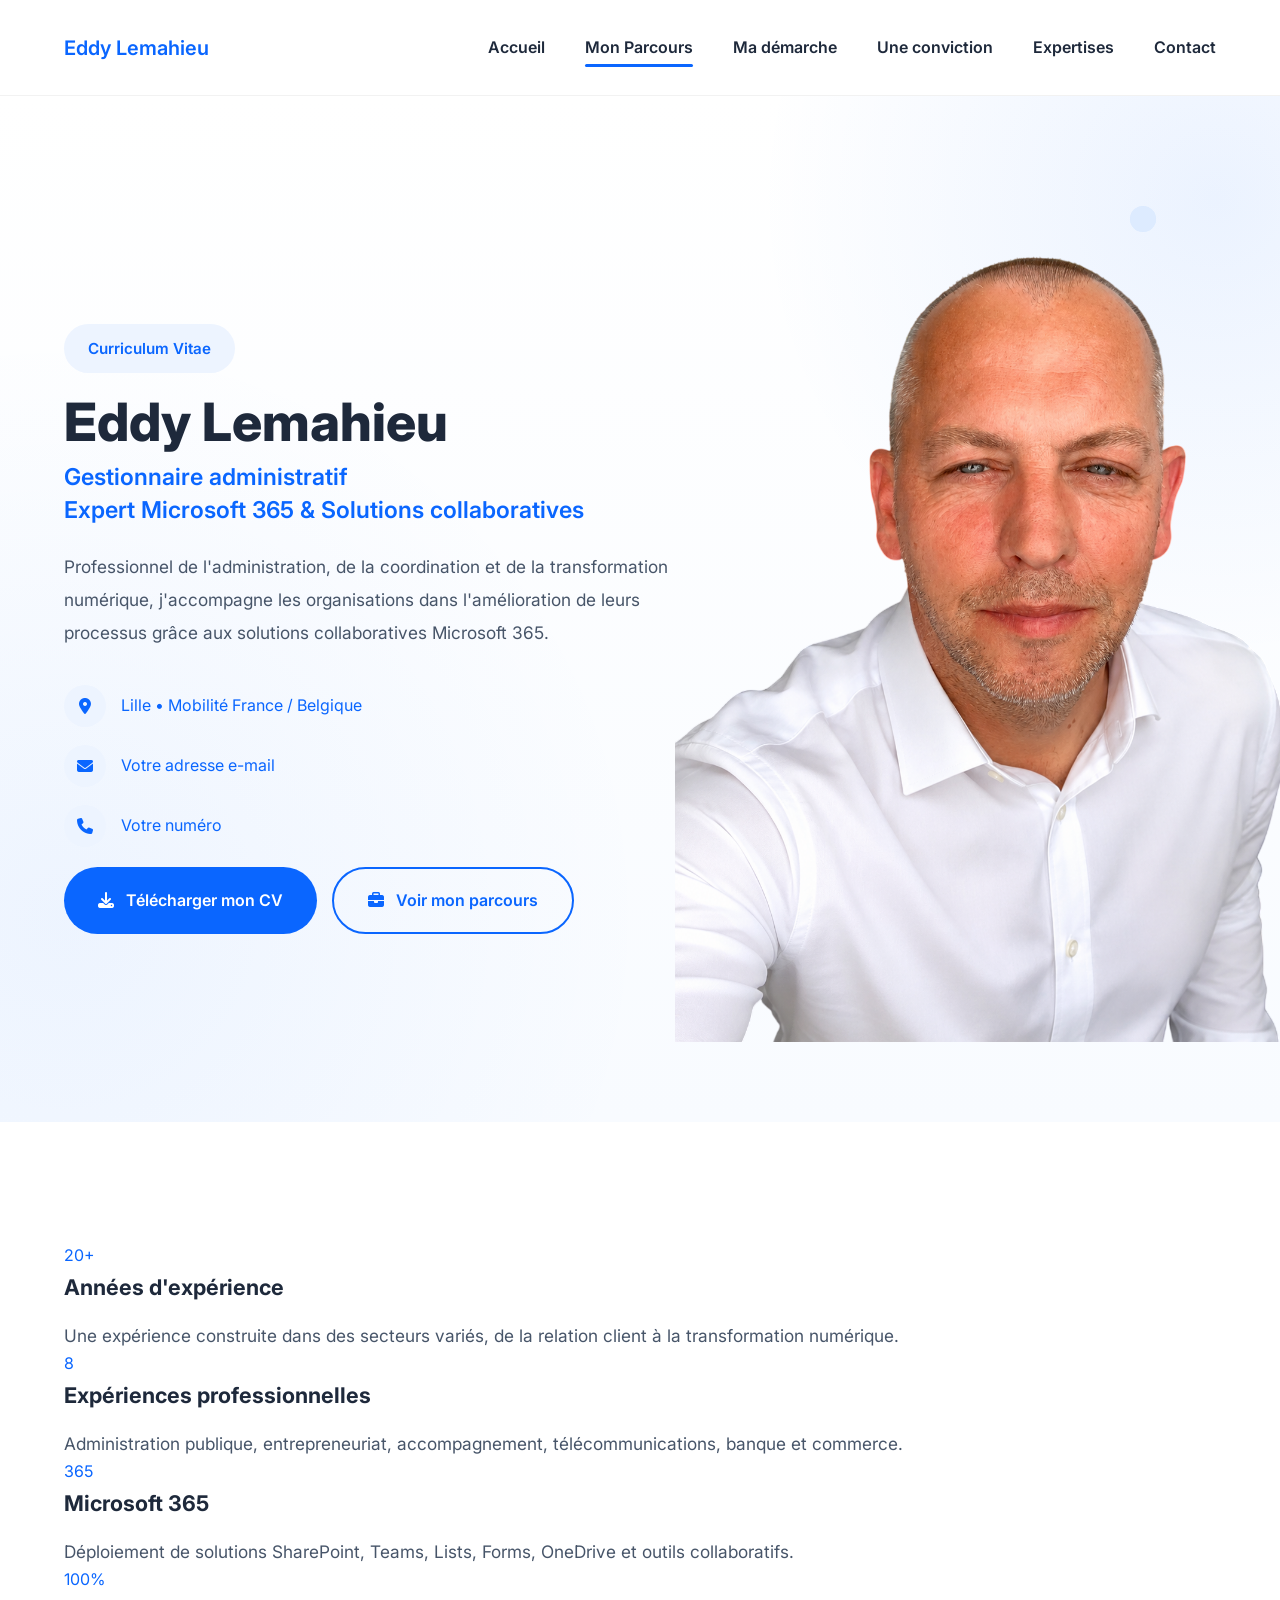
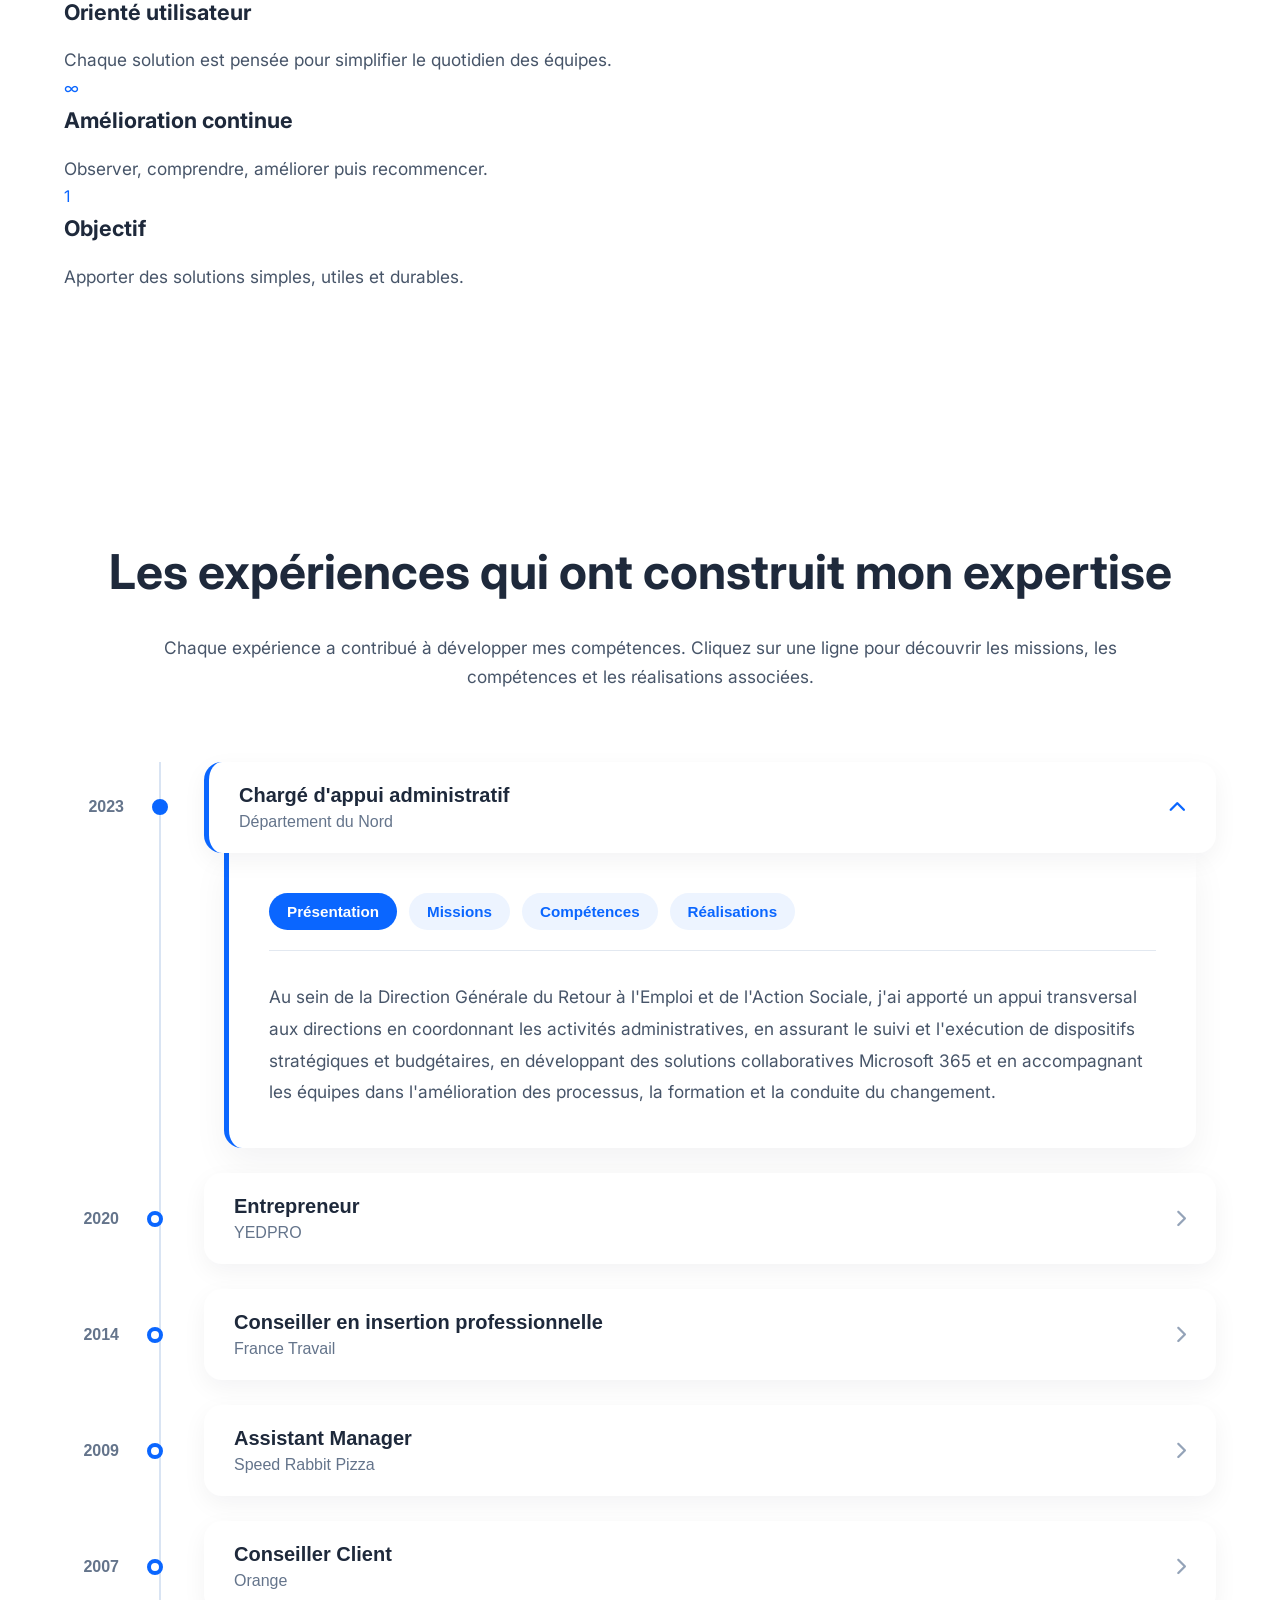
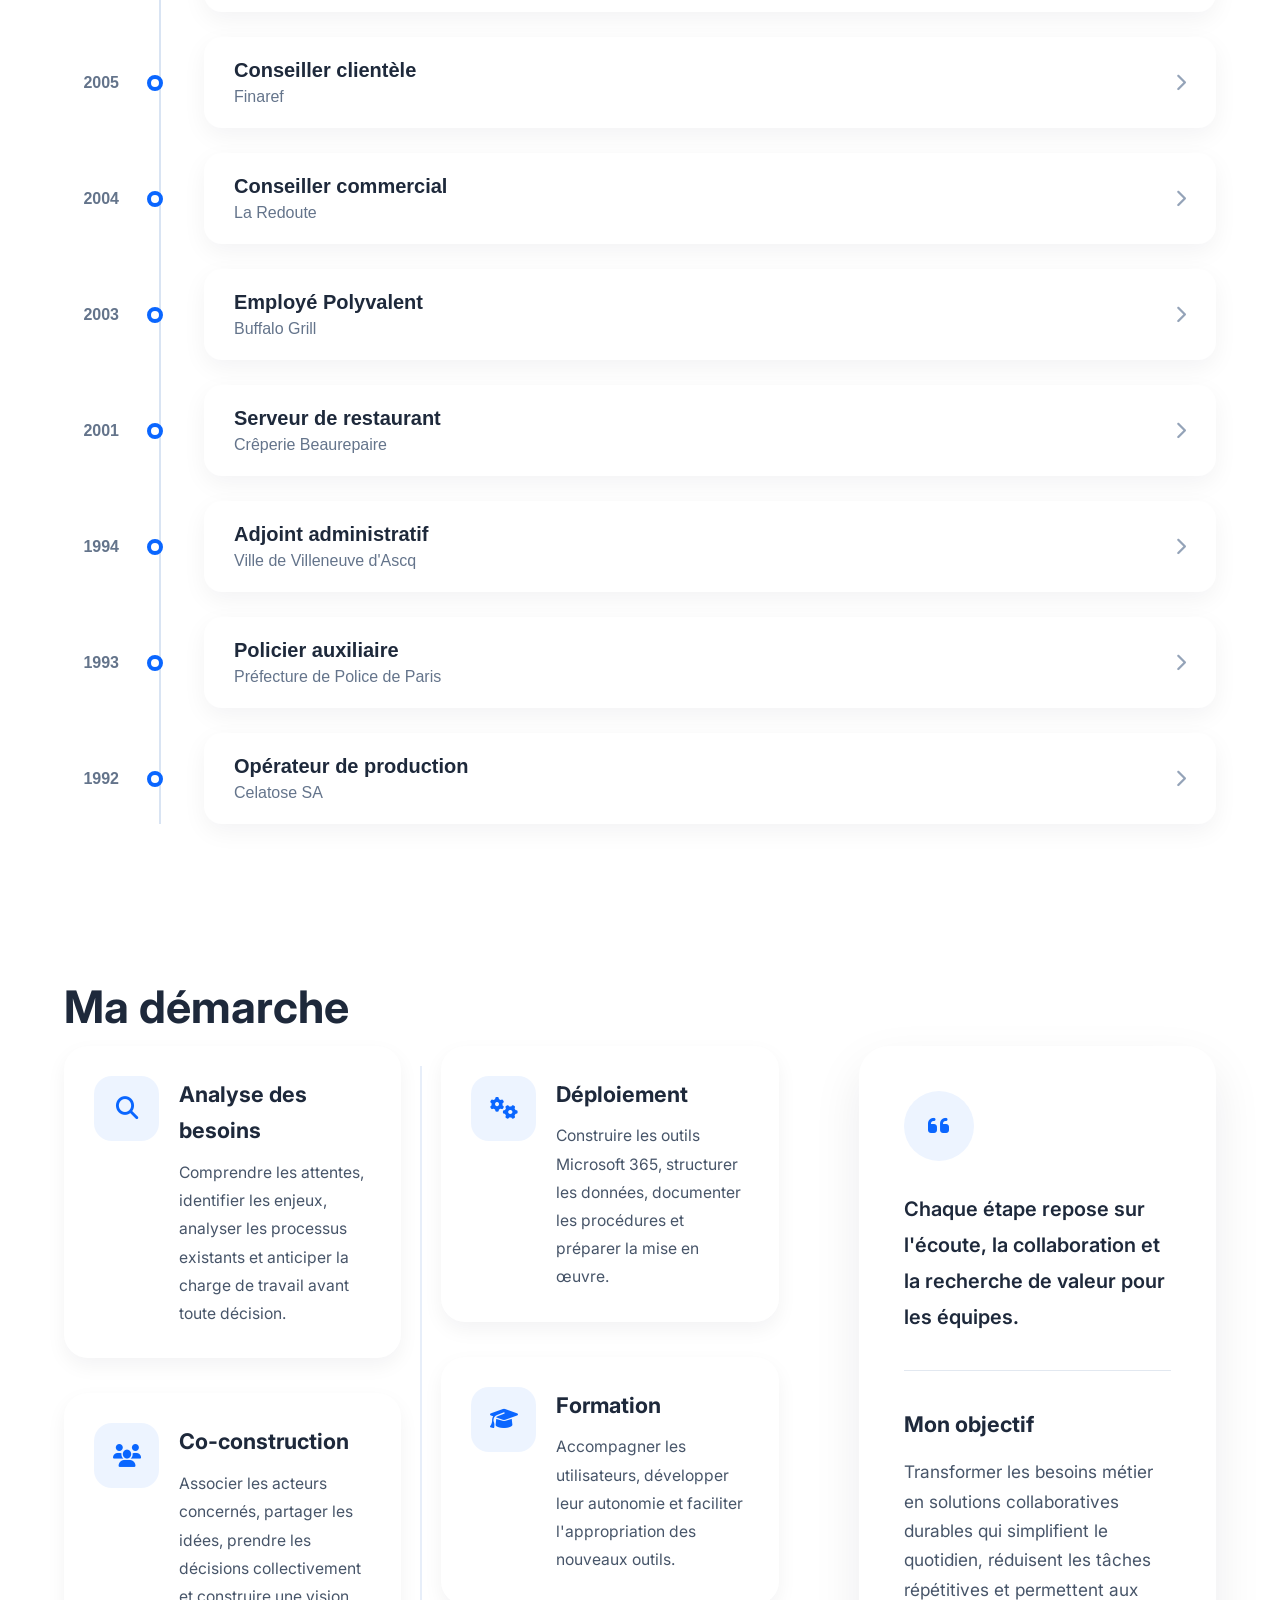
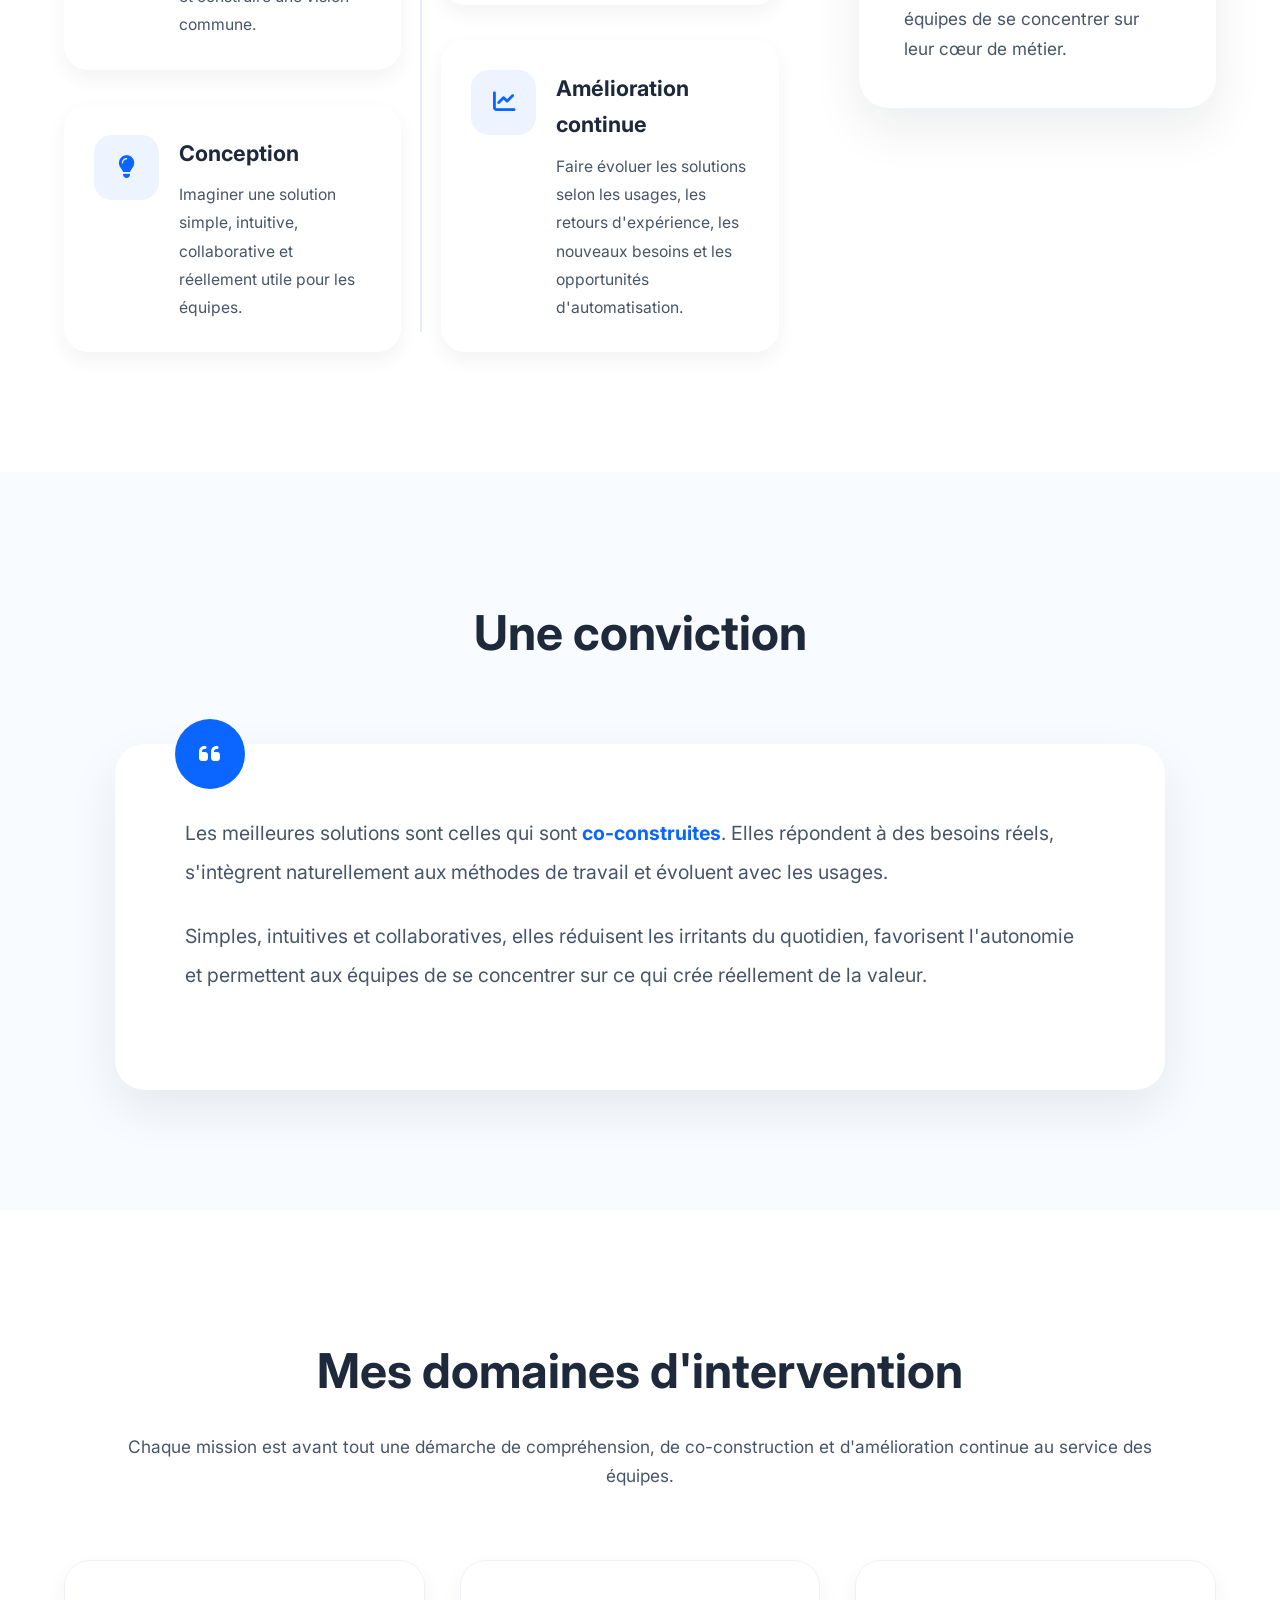
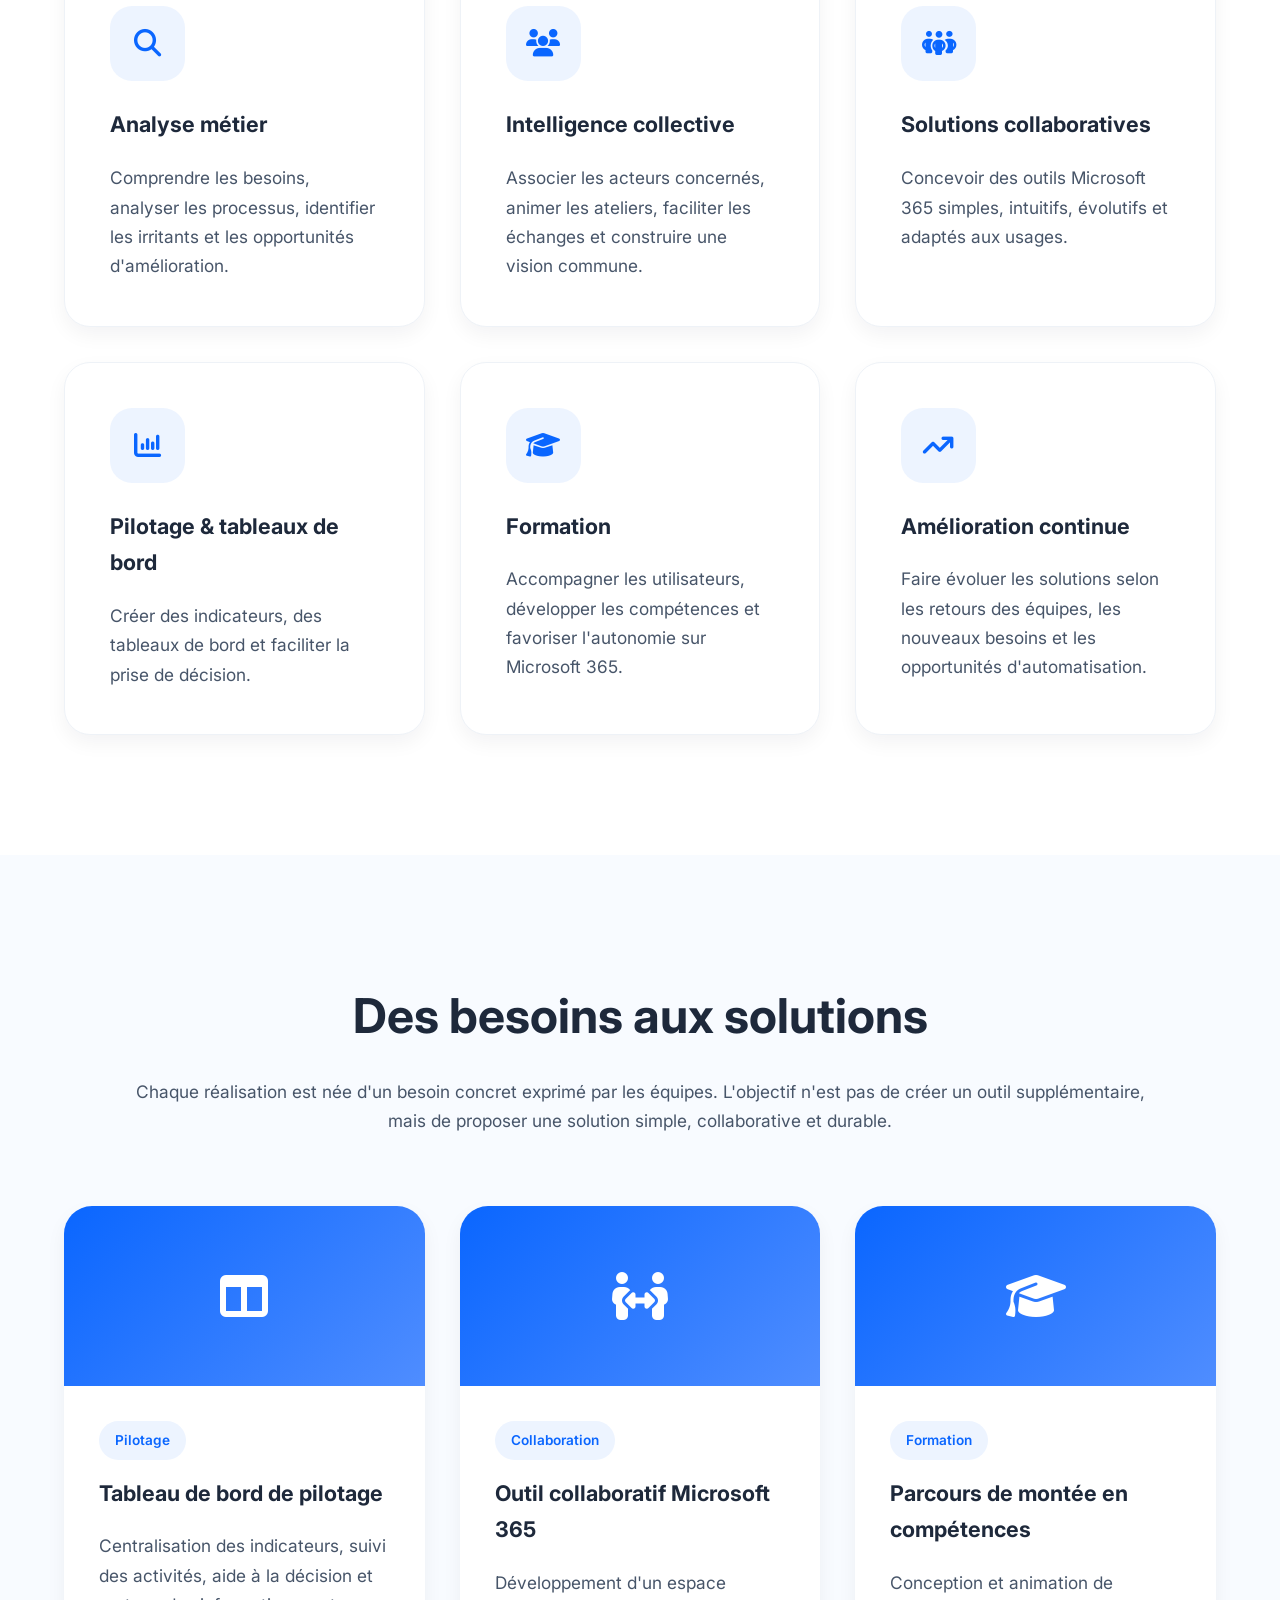
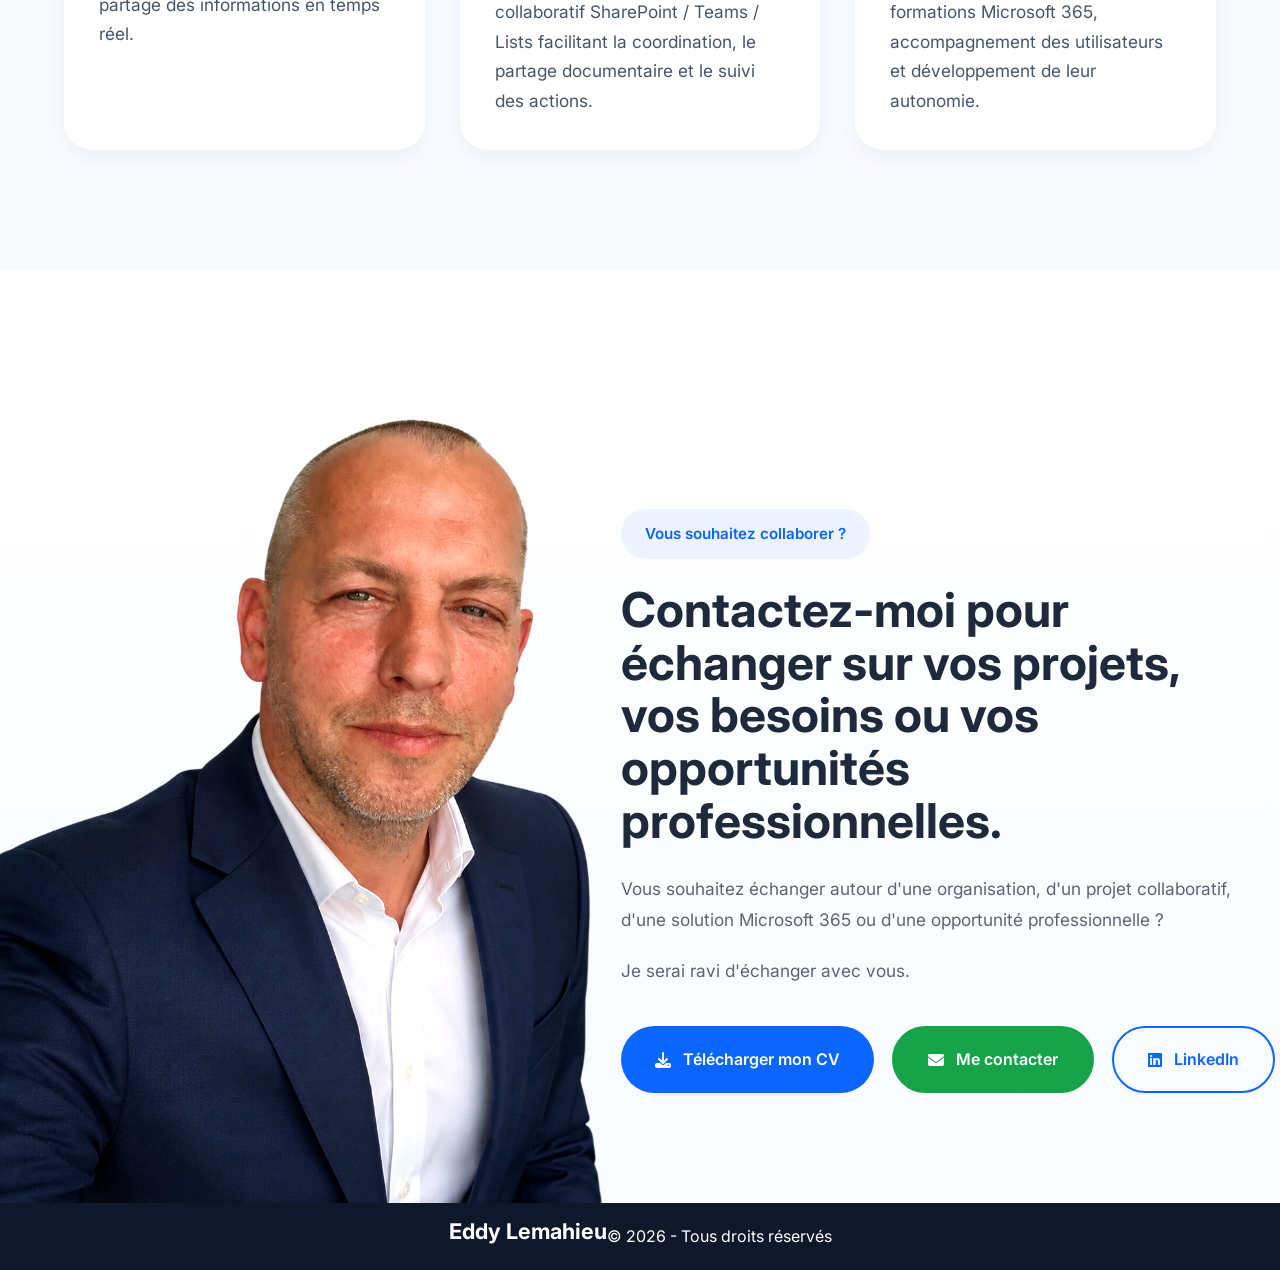
<file: cv.html>
<!DOCTYPE html>
<html lang="fr">

<head>

    <meta charset="UTF-8">
    <meta name="viewport" content="width=device-width, initial-scale=1.0">

    <title>Eddy Lemahieu | Solutions collaboratives Microsoft 365</title>

    <link rel="stylesheet" href="/css/style.css">

    <!-- Google Fonts -->
    <link rel="preconnect" href="https://fonts.googleapis.com">

    <link rel="preconnect"
          href="https://fonts.gstatic.com"
          crossorigin>

    <link href="https://fonts.googleapis.com/css2?family=Inter:wght@300;400;500;600;700;800&display=swap"
          rel="stylesheet">

    <!-- Font Awesome -->

    <link rel="stylesheet"
          href="https://cdnjs.cloudflare.com/ajax/libs/font-awesome/6.6.0/css/all.min.css">

</head>

<body>

<!-- =======================================
HEADER
======================================= -->

<header>

    <div class="container nav">

        <a href="#" class="logo">

            Eddy Lemahieu

        </a>

<nav>

    <ul>

<li><a href="index.html">Accueil</a></li>

<li><a href="cv.html" class="active">Mon Parcours</a></li>

        <li><a href="index.html#demarche">Ma démarche</a></li>

        <li><a href="index.html#conviction">Une conviction</a></li>

        <li><a href="index.html#expertises">Expertises</a></li>

        <li><a href="index.html#contact">Contact</a></li>

    </ul>

</nav>
    </div>

</header>

<!-- =======================================
HERO
======================================= -->

<!-- ======================================================
HERO E-CV
====================================================== -->

<section class="cv-hero">

    <div class="container cv-hero-grid">

        <!-- ===========================
        Colonne gauche
        ============================ -->

        <div class="cv-hero-left">

            <div class="badge">

                Curriculum Vitae

            </div>

            <h1 class="cv-title">

                Eddy Lemahieu

            </h1>

            <h2 class="cv-job">

                Gestionnaire administratif<br>
                Expert Microsoft 365 & Solutions collaboratives

            </h2>

            <p class="cv-description">

                Professionnel de l'administration, de la coordination
                et de la transformation numérique, j'accompagne les
                organisations dans l'amélioration de leurs processus
                grâce aux solutions collaboratives Microsoft 365.

            </p>

            <!-- Coordonnées -->

            <div class="cv-infos">

                <div class="cv-info">

                    <i class="fa-solid fa-location-dot"></i>

                    <span>Lille • Mobilité France / Belgique</span>

                </div>

                <div class="cv-info">

                    <i class="fa-solid fa-envelope"></i>

                    <span>Votre adresse e-mail</span>

                </div>

                <div class="cv-info">

                    <i class="fa-solid fa-phone"></i>

                    <span>Votre numéro</span>

                </div>

            </div>

            <!-- Boutons -->

            <div class="hero-buttons">

                <a href="documents/CV - Eddy Lemahieu.pdf"
                   class="btn btn-primary">

                    <i class="fa-solid fa-download"></i>

                    Télécharger mon CV

                </a>

                <a href="#parcours"
                   class="btn btn-outline">

                    <i class="fa-solid fa-briefcase"></i>

                    Voir mon parcours

                </a>

            </div>

        </div>

        <!-- ===========================
        Colonne droite
        ============================ -->

        <div class="cv-hero-right">

            <div class="cv-circle cv-circle-1"></div>

            <div class="cv-circle cv-circle-2"></div>

            <div class="cv-square cv-square-1"></div>

            <div class="cv-square cv-square-2"></div>

            <div class="cv-dots"></div>

            <img
                src="images/Eddy_Pro.png"
                alt="Eddy Lemahieu"
                class="cv-photo">

        </div>

    </div>

</section>
<!-- ======================================================
STATISTIQUES
====================================================== -->

<section class="cv-stats">

    <div class="container">

        <div class="cv-stats-grid">

            <article class="cv-stat-card">

                <span class="cv-stat-number">20+</span>

                <h3>Années d'expérience</h3>

                <p>
                    Une expérience construite dans des secteurs variés,
                    de la relation client à la transformation numérique.
                </p>

            </article>

            <article class="cv-stat-card">

                <span class="cv-stat-number">8</span>

                <h3>Expériences professionnelles</h3>

                <p>
                    Administration publique, entrepreneuriat,
                    accompagnement, télécommunications,
                    banque et commerce.
                </p>

            </article>

            <article class="cv-stat-card">

                <span class="cv-stat-number">365</span>

                <h3>Microsoft 365</h3>

                <p>
                    Déploiement de solutions SharePoint,
                    Teams, Lists, Forms,
                    OneDrive et outils collaboratifs.
                </p>

            </article>

            <article class="cv-stat-card">

                <span class="cv-stat-number">100%</span>

                <h3>Orienté utilisateur</h3>

                <p>
                    Chaque solution est pensée pour simplifier
                    le quotidien des équipes.
                </p>

            </article>

            <article class="cv-stat-card">

                <span class="cv-stat-number">∞</span>

                <h3>Amélioration continue</h3>

                <p>
                    Observer, comprendre,
                    améliorer puis recommencer.
                </p>

            </article>

            <article class="cv-stat-card">

                <span class="cv-stat-number">1</span>

                <h3>Objectif</h3>

                <p>
                    Apporter des solutions simples,
                    utiles et durables.
                </p>

            </article>

        </div>

    </div>

</section>
<!-- ======================================================
TIMELINE - PARCOURS PROFESSIONNEL
====================================================== -->

<section id="parcours" class="career">

    <div class="container">

        <div class="section-title">

            <h2>Les expériences qui ont construit mon expertise</h2>

            <p>
                Chaque expérience a contribué à développer mes compétences.
                Cliquez sur une ligne pour découvrir les missions, les compétences
                et les réalisations associées.
            </p>

        </div>

        <div class="career-timeline">

            <!-- ======================================================
            EXPERIENCE 1
            ====================================================== -->

            <article class="career-item active">

                <button class="career-header">

                    <div class="career-year">
                        2023
                    </div>

                    <div class="career-dot"></div>

                    <div class="career-summary">

                        <h3>Chargé d'appui administratif</h3>

                        <p>Département du Nord</p>

                    </div>

                    <i class="fa-solid fa-chevron-down"></i>

                </button>

                <div class="career-content">

                    <div class="career-tabs">

                        <button class="tab active">Présentation</button>

                        <button class="tab">Missions</button>

                        <button class="tab">Compétences</button>

                        <button class="tab">Réalisations</button>

                    </div>

<div class="career-panel">

    <div class="tab-content active">

<p>

Au sein de la Direction Générale du Retour à l'Emploi et de l'Action Sociale, j'ai apporté un appui transversal aux directions en coordonnant les activités administratives, en assurant le suivi et l'exécution de dispositifs stratégiques et budgétaires, en développant des solutions collaboratives Microsoft 365 et en accompagnant les équipes dans l'amélioration des processus, la formation et la conduite du changement.
</p>
    </div>

    <div class="tab-content">

<ul>

<li>- Coordination des activités administratives et appui aux directions.</li>
<li>- Suivi administratif, financier et budgétaire des dispositifs.</li> 
<li>- Déploiement de solutions collaboratives Microsoft 365 (SharePoint, Teams, Lists, Forms, Excel).</li> 
<li>- Conception d'outils de pilotage : tableaux de bord, indicateurs de performance et aide à la décision.</li>
<li>- Ingénierie pédagogique : conception, animation de formations Microsoft 365 et accompagnement des utilisateurs.</li>
<li>- Accompagnement des utilisateurs, assistance fonctionnelle et conduite du changement.</li> 
<li>- Support administratif relatif aux conventions et délibérations (rédaction, relecture et contrôle de conformité).</li> 
<li>- Analyse des résultats, reporting et fiabilisation des données.</li> 
<li>- Suivi administratif, traitement et fiabilisation des données au sein des outils applicatifs métiers.</li> 
<li>- Rédaction de procédures et optimisation des processus administratifs.</li> 
<li>- Coordination de projets transversaux et collaboration avec les directions et partenaires.</li> 
<li>- Participation à l'amélioration continue des méthodes de travail et des processus.</li>

</ul>

    </div>

    <div class="tab-content">

<div class="timeline-tags">

<span>Coordination administrative</span>
<span>Gestion administrative</span>
<span>Microsoft 365</span>
<span>SharePoint</span>
<span>Microsoft Teams</span>
<span>Microsoft Lists</span>
<span>Microsoft Forms</span>
<span>Microsoft Excel</span>
<span>Tableaux de bord</span>
<span>Reporting</span>
<span>Aide à la décision</span>
<span>Pilotage d'activité</span>
<span>Gestion de projet</span>
<span>Optimisation des processus</span>
<span>Amélioration continue</span>
<span>Conduite du changement</span>
<span>Ingénierie pédagogique</span>
<span>Conception de formations</span>
<span>Animation de formations</span>
<span>Accompagnement des utilisateurs</span>
<span>Support fonctionnel</span>
<span>Gestion budgétaire</span>
<span>Suivi budgétaire</span>
<span>Analyse de données</span>
<span>Veille réglementaire</span>
<span>Rédaction de procédures</span>
<span>Relation client</span>
<span>Travail transversal</span>
</div>

    </div>

    <div class="tab-content">

<ul>

    <li>- Conception et déploiement d'espaces collaboratifs SharePoint.</li>
    <li>- Création de listes Microsoft Lists pour le suivi des activités.</li>
    <li>- Mise en place de formulaires Microsoft Forms pour la collecte d'informations.</li>
    <li>- Parcours de formation Microsoft 365.</li>
    <li>- Création de tableaux de bord facilitant le pilotage des activités.</li>
    <li>- Accompagnement et montée en compétence des utilisateurs sur Microsoft 365.</li>

</ul>

    </div>

</div>
                </div>

            </article>

            <!-- ======================================================
            EXPERIENCE 2
            ====================================================== -->

            <article class="career-item">

                <button class="career-header">

                    <div class="career-year">

                        2020

                    </div>

                    <div class="career-dot"></div>

                    <div class="career-summary">

                        <h3>Entrepreneur</h3>

                        <p>YEDPRO</p>

                    </div>

                    <i class="fa-solid fa-chevron-right"></i>

                </button>

                <div class="career-content">

                    <div class="career-tabs">

                        <button class="tab active">Présentation</button>

                        <button class="tab">Missions</button>

                        <button class="tab">Compétences</button>

                        <button class="tab">Réalisations</button>

                    </div>

<div class="career-panel">

    <div class="tab-content active">

        <p>

            En créant YEDPRO, j'ai souhaité mettre mes compétences au service des particuliers, des indépendants et des petites entreprises afin de les accompagner dans leurs projets informatiques et numériques.

            Cette activité m'a permis d'intervenir sur l'ensemble d'un projet : analyse des besoins, conseil, installation, maintenance, accompagnement des utilisateurs et suivi de la relation client.

            Au-delà de l'aspect technique, cette expérience entrepreneuriale a renforcé mon autonomie, mon sens du service, ma capacité d'adaptation et ma vision globale d'un projet.

        </p>

    </div>

    <div class="tab-content">

        <ul>

            <li>Analyse des besoins clients</li>
            <li>Conseil en solutions numériques</li>
            <li>Installation et configuration de matériels informatiques</li>
            <li>Maintenance et dépannage</li>
            <li>Assistance technique auprès des utilisateurs</li>
            <li>Formation et accompagnement</li>
            <li>Gestion de la relation client</li>
            <li>Gestion commerciale et administrative</li>
            <li>Veille technologique</li>
            <li>Suivi des interventions</li>

        </ul>

    </div>

    <div class="tab-content">

        <div class="timeline-tags">

            <span>Entrepreneuriat</span>
            <span>Relation client</span>
            <span>Gestion de projet</span>
            <span>Conseil</span>
            <span>Maintenance informatique</span>
            <span>Support utilisateur</span>
            <span>Formation</span>
            <span>Organisation</span>
            <span>Communication</span>
            <span>Autonomie</span>
            <span>Polyvalence</span>
            <span>Résolution de problèmes</span>

        </div>

    </div>

    <div class="tab-content">

        <ul>

            <li>Création de l'entreprise YEDPRO.</li>
            <li>Accompagnement de particuliers et de professionnels dans leurs projets numériques.</li>
            <li>Installation et maintenance de solutions informatiques.</li>
            <li>Formation des utilisateurs aux outils numériques.</li>
            <li>Gestion complète des projets, du besoin jusqu'au suivi client.</li>

        </ul>

    </div>

</div>

                </div>

            </article>

            <!-- ======================================================
            EXPERIENCE 3
            ====================================================== -->

            <article class="career-item">

                <button class="career-header">

                    <div class="career-year">

                        2014

                    </div>

                    <div class="career-dot"></div>

                    <div class="career-summary">

                        <h3>Conseiller en insertion professionnelle</h3>

                        <p>France Travail</p>

                    </div>

                    <i class="fa-solid fa-chevron-right"></i>

                </button>

                <div class="career-content">

                    <div class="career-tabs">

                        <button class="tab active">Présentation</button>

                        <button class="tab">Missions</button>

                        <button class="tab">Compétences</button>

                        <button class="tab">Réalisations</button>

                    </div>

<div class="career-panel">

    <div class="tab-content active">

        <p>

            En tant que Conseiller en insertion professionnelle, j'ai accompagné des demandeurs d'emploi dans la construction de leur parcours professionnel et leur retour durable à l'emploi.

            Mon rôle consistait à analyser les situations individuelles, définir des plans d'action personnalisés, animer des ateliers collectifs et développer les relations avec les entreprises afin de favoriser les recrutements.

            Cette expérience a renforcé mes compétences en accompagnement, écoute, analyse des besoins et coordination avec de nombreux partenaires.

        </p>

    </div>

    <div class="tab-content">

        <ul>

            <li>Accueil et accompagnement des demandeurs d'emploi</li>

            <li>Diagnostic des besoins et élaboration de plans d'action</li>

            <li>Animation d'ateliers collectifs</li>

            <li>Prospection et développement des relations entreprises</li>

            <li>Mise en relation candidats / recruteurs</li>

            <li>Suivi des parcours d'insertion</li>

            <li>Utilisation des outils de suivi et de reporting</li>

            <li>Travail en réseau avec les partenaires de l'emploi</li>

            <li>Gestion administrative des dossiers</li>

            <li>Suivi des objectifs d'accompagnement</li>

        </ul>

    </div>

    <div class="tab-content">

        <div class="timeline-tags">

            <span>Accompagnement</span>

            <span>Insertion professionnelle</span>

            <span>Relation entreprises</span>

            <span>Animation d'ateliers</span>

            <span>Écoute active</span>

            <span>Analyse des besoins</span>

            <span>Communication</span>

            <span>Gestion administrative</span>

            <span>Organisation</span>

            <span>Suivi de parcours</span>

            <span>Reporting</span>

            <span>Travail en partenariat</span>

        </div>

    </div>

    <div class="tab-content">

        <ul>

            <li>Accompagnement personnalisé de nombreux demandeurs d'emploi.</li>

            <li>Animation d'ateliers favorisant le retour à l'emploi.</li>

            <li>Développement de partenariats avec les entreprises locales.</li>

            <li>Mise en relation entre recruteurs et candidats.</li>

            <li>Suivi administratif et accompagnement jusqu'au retour à l'emploi.</li>

        </ul>

    </div>

</div>

                </div>

            </article>

            <!-- ======================================================
            EXPERIENCE 4
            ====================================================== -->

            <article class="career-item">

                <button class="career-header">

                    <div class="career-year">

                        2009

                    </div>

                    <div class="career-dot"></div>

                    <div class="career-summary">

                        <h3>Assistant Manager</h3>

                        <p>Speed Rabbit Pizza</p>

                    </div>

                    <i class="fa-solid fa-chevron-right"></i>

                </button>

                <div class="career-content">

                    <div class="career-tabs">

                        <button class="tab active">Présentation</button>

                        <button class="tab">Missions</button>

                        <button class="tab">Compétences</button>

                        <button class="tab">Réalisations</button>

                    </div>

<div class="career-panel">

    <div class="tab-content active">

        <p>

            En qualité d'Assistant Manager, j'ai participé au pilotage quotidien de l'activité du restaurant en assurant l'encadrement des équipes, l'organisation opérationnelle et la satisfaction des clients.

            Cette expérience m'a permis de développer mes compétences en management de proximité, en organisation, en gestion des priorités et en prise de décision dans un environnement exigeant.

        </p>

    </div>

    <div class="tab-content">

        <ul>

            <li>Encadrement des équipes</li>

            <li>Organisation de l'activité quotidienne</li>

            <li>Gestion des plannings</li>

            <li>Accueil et satisfaction des clients</li>

            <li>Gestion des stocks</li>

            <li>Respect des procédures qualité</li>

            <li>Gestion des imprévus</li>

            <li>Formation des nouveaux collaborateurs</li>

            <li>Suivi des indicateurs d'activité</li>

            <li>Appui au responsable du restaurant</li>

        </ul>

    </div>

    <div class="tab-content">

        <div class="timeline-tags">

            <span>Management</span>

            <span>Organisation</span>

            <span>Relation client</span>

            <span>Gestion d'équipe</span>

            <span>Leadership</span>

            <span>Communication</span>

            <span>Polyvalence</span>

            <span>Gestion du stress</span>

            <span>Qualité</span>

            <span>Formation</span>

        </div>

    </div>

    <div class="tab-content">

        <ul>

            <li>Encadrement des équipes au quotidien.</li>

            <li>Organisation de l'activité du restaurant.</li>

            <li>Formation et accompagnement des nouveaux collaborateurs.</li>

            <li>Amélioration de la qualité de service.</li>

            <li>Gestion opérationnelle en période de forte activité.</li>

        </ul>

    </div>

</div>

                </div>

            </article>
            <!-- ======================================================
            EXPERIENCE 5
            ====================================================== -->

            <article class="career-item">

                <button class="career-header">

                    <div class="career-year">
                        2007
                    </div>

                    <div class="career-dot"></div>

                    <div class="career-summary">

                        <h3>Conseiller Client</h3>

                        <p>Orange</p>

                    </div>

                    <i class="fa-solid fa-chevron-right"></i>

                </button>

                <div class="career-content">

                    <div class="career-tabs">

                        <button class="tab active">Présentation</button>
                        <button class="tab">Missions</button>
                        <button class="tab">Compétences</button>
                        <button class="tab">Réalisations</button>

                    </div>

<div class="career-panel">

    <div class="tab-content active">

        <p>

            En tant que Conseiller Client chez Orange, j'ai accompagné les particuliers dans le choix de leurs solutions de télécommunications et assuré un suivi personnalisé de leurs demandes.

            Cette expérience a renforcé mes compétences commerciales, ma qualité d'écoute et ma capacité à proposer des solutions adaptées aux besoins des clients.

        </p>

    </div>

    <div class="tab-content">

        <ul>

            <li>Accueil des clients</li>

            <li>Conseil commercial</li>

            <li>Analyse des besoins</li>

            <li>Vente de solutions télécom</li>

            <li>Gestion des contrats</li>

            <li>Fidélisation de la clientèle</li>

            <li>Assistance sur les offres et services</li>

            <li>Suivi des dossiers clients</li>

            <li>Atteinte des objectifs commerciaux</li>

            <li>Travail en équipe</li>

        </ul>

    </div>

    <div class="tab-content">

        <div class="timeline-tags">

            <span>Relation client</span>

            <span>Conseil</span>

            <span>Vente</span>

            <span>Télécommunications</span>

            <span>Communication</span>

            <span>Négociation</span>

            <span>Fidélisation</span>

            <span>Écoute</span>

            <span>Organisation</span>

            <span>Esprit d'équipe</span>

        </div>

    </div>

    <div class="tab-content">

        <ul>

            <li>Conseil personnalisé auprès des clients.</li>

            <li>Développement des ventes et de la fidélisation.</li>

            <li>Accompagnement dans le choix des offres adaptées.</li>

            <li>Gestion et suivi des contrats.</li>

            <li>Contribution aux objectifs commerciaux.</li>

        </ul>

    </div>

</div>

                </div>

            </article>

            <!-- ======================================================
            EXPERIENCE 6
            ====================================================== -->

            <article class="career-item">

                <button class="career-header">

                    <div class="career-year">
                        2005
                    </div>

                    <div class="career-dot"></div>

                    <div class="career-summary">

                        <h3>Conseiller clientèle</h3>

                        <p>Finaref</p>

                    </div>

                    <i class="fa-solid fa-chevron-right"></i>

                </button>

                <div class="career-content">

                    <div class="career-tabs">

                        <button class="tab active">Présentation</button>
                        <button class="tab">Missions</button>
                        <button class="tab">Compétences</button>
                        <button class="tab">Réalisations</button>

                    </div>

<div class="career-panel">

    <div class="tab-content active">

        <p>

            En tant que Conseiller clientèle chez Finaref, j'ai accompagné les clients dans la gestion de leurs dossiers de financement et de leurs demandes de crédit.

            Mon rôle consistait à analyser les situations, proposer des solutions adaptées, assurer un suivi personnalisé et garantir une relation client de qualité.

            Cette expérience a renforcé mes compétences en écoute, en analyse, en négociation et en gestion de la relation client.

        </p>

    </div>

    <div class="tab-content">

        <ul>

            <li>Accueil et accompagnement des clients</li>

            <li>Analyse des besoins de financement</li>

            <li>Gestion des dossiers clients</li>

            <li>Suivi des demandes de crédit</li>

            <li>Conseil personnalisé</li>

            <li>Fidélisation de la clientèle</li>

            <li>Gestion des réclamations</li>

            <li>Suivi administratif</li>

            <li>Respect des procédures internes</li>

            <li>Travail en équipe</li>

        </ul>

    </div>

    <div class="tab-content">

        <div class="timeline-tags">

            <span>Relation client</span>

            <span>Conseil</span>

            <span>Financement</span>

            <span>Analyse</span>

            <span>Négociation</span>

            <span>Gestion de dossiers</span>

            <span>Communication</span>

            <span>Organisation</span>

            <span>Écoute active</span>

            <span>Rigueur</span>

        </div>

    </div>

    <div class="tab-content">

        <ul>

            <li>Accompagnement personnalisé des clients.</li>

            <li>Gestion complète des dossiers de financement.</li>

            <li>Suivi des demandes jusqu'à leur aboutissement.</li>

            <li>Contribution à la satisfaction et à la fidélisation des clients.</li>

            <li>Application rigoureuse des procédures de l'établissement.</li>

        </ul>

    </div>

</div>

                </div>

            </article>

            <!-- ======================================================
            EXPERIENCE 7
            ====================================================== -->

            <article class="career-item">

                <button class="career-header">

                    <div class="career-year">
                        2004
                    </div>

                    <div class="career-dot"></div>

                    <div class="career-summary">

                        <h3>Conseiller commercial</h3>

                        <p>La Redoute</p>

                    </div>

                    <i class="fa-solid fa-chevron-right"></i>

                </button>

                <div class="career-content">

                    <div class="career-tabs">

                        <button class="tab active">Présentation</button>
                        <button class="tab">Missions</button>
                        <button class="tab">Compétences</button>
                        <button class="tab">Réalisations</button>

                    </div>

<div class="career-panel">

    <div class="tab-content active">

        <p>

            En tant que Conseiller commercial à La Redoute, j'ai accompagné les clients tout au long de leur parcours d'achat en leur apportant des conseils personnalisés et des solutions adaptées à leurs attentes.

            J'ai assuré le traitement des demandes, le suivi des commandes et la fidélisation de la clientèle dans un environnement où la qualité de la relation client constituait un enjeu majeur.

            Cette expérience a consolidé mes compétences en communication, en négociation et en gestion de la satisfaction client.

        </p>

    </div>

    <div class="tab-content">

        <ul>

            <li>Accueil et accompagnement des clients</li>

            <li>Conseil commercial</li>

            <li>Vente à distance</li>

            <li>Suivi des commandes</li>

            <li>Gestion des dossiers clients</li>

            <li>Traitement des réclamations</li>

            <li>Fidélisation de la clientèle</li>

            <li>Analyse des besoins</li>

            <li>Respect des objectifs commerciaux</li>

            <li>Travail en équipe</li>

        </ul>

    </div>

    <div class="tab-content">

        <div class="timeline-tags">

            <span>Relation client</span>

            <span>Conseil commercial</span>

            <span>Vente à distance</span>

            <span>Communication</span>

            <span>Négociation</span>

            <span>Fidélisation</span>

            <span>Gestion de dossiers</span>

            <span>Organisation</span>

            <span>Écoute active</span>

            <span>Esprit d'équipe</span>

        </div>

    </div>

    <div class="tab-content">

        <ul>

            <li>Accompagnement personnalisé des clients.</li>

            <li>Gestion complète des dossiers commerciaux.</li>

            <li>Suivi des commandes et des demandes.</li>

            <li>Contribution à la fidélisation de la clientèle.</li>

            <li>Participation à l'atteinte des objectifs commerciaux.</li>

        </ul>

    </div>

</div>

                </div>

            </article>

            <!-- ======================================================
            EXPERIENCE 8
            ====================================================== -->

            <article class="career-item">

                <button class="career-header">

                    <div class="career-year">
                        2003
                    </div>

                    <div class="career-dot"></div>

                    <div class="career-summary">

                        <h3>Employé Polyvalent</h3>

                        <p>Buffalo Grill</p>

                    </div>

                    <i class="fa-solid fa-chevron-right"></i>

                </button>

                <div class="career-content">

                    <div class="career-tabs">

                        <button class="tab active">Présentation</button>
                        <button class="tab">Missions</button>
                        <button class="tab">Compétences</button>
                        <button class="tab">Réalisations</button>

                    </div>

<div class="career-panel">

    <div class="tab-content active">

        <p>

            En tant qu'Employé polyvalent chez Buffalo Grill, j'ai participé au bon fonctionnement du restaurant en assurant différentes missions en salle, en cuisine et en préparation.

            Cette expérience m'a permis de développer ma polyvalence, mon sens du service, mon organisation et ma capacité à travailler efficacement dans un environnement dynamique.

        </p>

    </div>

    <div class="tab-content">

        <ul>

            <li>Accueil des clients</li>

            <li>Service en salle</li>

            <li>Préparation des commandes</li>

            <li>Appui aux activités de cuisine</li>

            <li>Respect des normes d'hygiène</li>

            <li>Travail en équipe</li>

            <li>Gestion des périodes d'affluence</li>

            <li>Entretien des espaces de travail</li>

        </ul>

    </div>

    <div class="tab-content">

        <div class="timeline-tags">

            <span>Service client</span>

            <span>Polyvalence</span>

            <span>Organisation</span>

            <span>Travail en équipe</span>

            <span>Rigueur</span>

            <span>Gestion du stress</span>

            <span>Rapidité</span>

            <span>Relation client</span>

        </div>

    </div>

    <div class="tab-content">

        <ul>

            <li>Participation au bon fonctionnement du restaurant.</li>

            <li>Polyvalence entre salle et cuisine.</li>

            <li>Contribution à la qualité du service client.</li>

            <li>Respect des procédures d'hygiène et de sécurité.</li>

        </ul>

    </div>

</div>

                </div>

            </article>
            <!-- ======================================================
EXPERIENCE 9
====================================================== -->

<article class="career-item">

    <button class="career-header">

        <div class="career-year">
            2001
        </div>

        <div class="career-dot"></div>

        <div class="career-summary">

            <h3>Serveur de restaurant</h3>

            <p>Crêperie Beaurepaire</p>

        </div>

        <i class="fa-solid fa-chevron-right"></i>

    </button>

    <div class="career-content">

        <div class="career-tabs">

            <button class="tab active">Présentation</button>
            <button class="tab">Missions</button>
            <button class="tab">Compétences</button>
            <button class="tab">Réalisations</button>

        </div>

<div class="career-panel">

    <div class="tab-content active">

        <p>

            Au sein de la Crêperie Beaurepaire, j'ai assuré le service en salle tout en participant aux activités de préparation et d'entretien.

            Cette expérience a développé mon sens du service, ma réactivité et ma capacité à travailler efficacement pendant les périodes de forte affluence.

        </p>

    </div>

    <div class="tab-content">

        <ul>

            <li>Accueil des clients</li>

            <li>Prise de commandes</li>

            <li>Service en salle</li>

            <li>Préparation simple en cuisine</li>

            <li>Plonge</li>

            <li>Entretien des locaux</li>

            <li>Travail en équipe</li>

            <li>Gestion des priorités</li>

        </ul>

    </div>

    <div class="tab-content">

        <div class="timeline-tags">

            <span>Service client</span>

            <span>Polyvalence</span>

            <span>Organisation</span>

            <span>Travail en équipe</span>

            <span>Rapidité</span>

            <span>Gestion du temps</span>

            <span>Relation client</span>

            <span>Rigueur</span>

        </div>

    </div>

    <div class="tab-content">

        <ul>

            <li>Accueil et satisfaction des clients.</li>

            <li>Participation au fonctionnement quotidien du restaurant.</li>

            <li>Polyvalence entre salle et cuisine.</li>

            <li>Respect des règles d'hygiène.</li>

        </ul>

    </div>

</div>

    </div>

</article>

<!-- ======================================================
EXPERIENCE 10
====================================================== -->

<article class="career-item">

    <button class="career-header">

        <div class="career-year">
            1994
        </div>

        <div class="career-dot"></div>

        <div class="career-summary">

            <h3>Adjoint administratif</h3>

            <p>Ville de Villeneuve d'Ascq</p>

        </div>

        <i class="fa-solid fa-chevron-right"></i>

    </button>

    <div class="career-content">

        <div class="career-tabs">

            <button class="tab active">Présentation</button>
            <button class="tab">Missions</button>
            <button class="tab">Compétences</button>
            <button class="tab">Réalisations</button>

        </div>

<div class="career-panel">

    <div class="tab-content active">

        <p>

            Au sein du service Achats, j'ai assuré le suivi administratif des achats publics et participé à la gestion des relations avec les fournisseurs dans le respect des procédures de la collectivité.

            Cette expérience a constitué les bases de mon parcours administratif et a développé ma rigueur ainsi que mon sens de l'organisation.

        </p>

    </div>

    <div class="tab-content">

        <ul>

            <li>Gestion administrative des commandes</li>

            <li>Préparation des dossiers de consultation</li>

            <li>Suivi des marchés publics</li>

            <li>Relation fournisseurs</li>

            <li>Classement et archivage</li>

            <li>Utilisation de Word et Excel</li>

            <li>Suivi des procédures administratives</li>

            <li>Gestion documentaire</li>

        </ul>

    </div>

    <div class="tab-content">

        <div class="timeline-tags">

            <span>Gestion administrative</span>

            <span>Marchés publics</span>

            <span>Achats</span>

            <span>Organisation</span>

            <span>Word</span>

            <span>Excel</span>

            <span>Relation fournisseurs</span>

            <span>Rigueur</span>

        </div>

    </div>

    <div class="tab-content">

        <ul>

            <li>Suivi administratif des achats publics.</li>

            <li>Participation aux procédures de consultation.</li>

            <li>Gestion documentaire des dossiers.</li>

            <li>Développement d'une solide rigueur administrative.</li>

        </ul>

    </div>

</div>

    </div>

</article>

<!-- ======================================================
EXPERIENCE 11
====================================================== -->

<article class="career-item">

    <button class="career-header">

        <div class="career-year">
            1993
        </div>

        <div class="career-dot"></div>

        <div class="career-summary">

            <h3>Policier auxiliaire</h3>

            <p>Préfecture de Police de Paris</p>

        </div>

        <i class="fa-solid fa-chevron-right"></i>

    </button>

    <div class="career-content">

        <div class="career-tabs">

            <button class="tab active">Présentation</button>
            <button class="tab">Missions</button>
            <button class="tab">Compétences</button>
            <button class="tab">Réalisations</button>

        </div>

<div class="career-panel">

    <div class="tab-content active">

        <p>

            Dans le cadre de mon service national, j'ai exercé les fonctions de Policier auxiliaire au sein de la Préfecture de Police de Paris.

            J'ai participé aux missions de sécurité, d'accueil du public, d'assistance aux victimes et d'appui administratif dans le respect des procédures et des consignes.

        </p>

    </div>

    <div class="tab-content">

        <ul>

            <li>Participation aux patrouilles</li>

            <li>Accueil du public</li>

            <li>Assistance aux victimes</li>

            <li>Application des procédures</li>

            <li>Appui administratif</li>

            <li>Respect des consignes de sécurité</li>

            <li>Travail en équipe</li>

            <li>Service public</li>

        </ul>

    </div>

    <div class="tab-content">

        <div class="timeline-tags">

            <span>Service public</span>

            <span>Discipline</span>

            <span>Sens des responsabilités</span>

            <span>Organisation</span>

            <span>Accueil</span>

            <span>Sécurité</span>

            <span>Travail en équipe</span>

            <span>Sang-froid</span>

        </div>

    </div>

    <div class="tab-content">

        <ul>

            <li>Participation aux missions de sécurité.</li>

            <li>Accueil et orientation du public.</li>

            <li>Assistance aux victimes.</li>

            <li>Appui au fonctionnement des services.</li>

        </ul>

    </div>

</div>

        </div>

</article>

<!-- ======================================================
EXPERIENCE 12
====================================================== -->

<article class="career-item">

    <button class="career-header">

        <div class="career-year">
            1992
        </div>

        <div class="career-dot"></div>

        <div class="career-summary">

            <h3>Opérateur de production</h3>

            <p>Celatose SA</p>

        </div>

        <i class="fa-solid fa-chevron-right"></i>

    </button>

    <div class="career-content">

        <div class="career-tabs">

            <button class="tab active">Présentation</button>
            <button class="tab">Missions</button>
            <button class="tab">Compétences</button>
            <button class="tab">Réalisations</button>

        </div>

<div class="career-panel">

    <div class="tab-content active">

        <p>

            Première expérience professionnelle en milieu industriel, j'ai participé aux opérations de production, de contrôle visuel et de conditionnement dans le respect des procédures de qualité et de sécurité.

            Cette première immersion dans le monde du travail m'a permis d'acquérir les bases de la rigueur, du travail en équipe et du respect des consignes.

        </p>

    </div>

    <div class="tab-content">

        <ul>

            <li>Approvisionnement des lignes de production</li>

            <li>Surveillance des machines</li>

            <li>Contrôle visuel des produits</li>

            <li>Conditionnement</li>

            <li>Nettoyage du poste de travail</li>

            <li>Respect des procédures qualité</li>

            <li>Respect des règles de sécurité</li>

            <li>Travail en équipe</li>

        </ul>

    </div>

    <div class="tab-content">

        <div class="timeline-tags">

            <span>Production</span>

            <span>Qualité</span>

            <span>Sécurité</span>

            <span>Travail en équipe</span>

            <span>Organisation</span>

            <span>Rigueur</span>

            <span>Conditionnement</span>

            <span>Industrie</span>

        </div>

    </div>

    <div class="tab-content">

        <ul>

            <li>Participation aux opérations de production.</li>

            <li>Contrôle qualité des produits.</li>

            <li>Respect des procédures industrielles.</li>

            <li>Développement des premiers réflexes professionnels.</li>

        </ul>

    </div>

</div>

    </div>

</article>
            
        </div>

    </div>

</section>
<!-- =======================================
MA DÉMARCHE
======================================= -->

<section id="demarche" class="demarche">

    <div class="container">

        <h2>Ma démarche</h2>

        <div class="demarche-grid">

            <!-- ===========================
            Timeline
            =========================== -->

            <div class="timeline">

                <div class="timeline-column">

                    <div class="timeline-item">

                        <div class="timeline-icon">
                            <i class="fa-solid fa-magnifying-glass"></i>
                        </div>

                        <div class="timeline-content">

                            <h3>Analyse des besoins</h3>

                            <p>
                                Comprendre les attentes, identifier les enjeux,
                                analyser les processus existants et anticiper
                                la charge de travail avant toute décision.
                            </p>

                        </div>

                    </div>

                    <div class="timeline-item">

                        <div class="timeline-icon">
                            <i class="fa-solid fa-users"></i>
                        </div>

                        <div class="timeline-content">

                            <h3>Co-construction</h3>

                            <p>
                                Associer les acteurs concernés,
                                partager les idées, prendre les décisions
                                collectivement et construire une vision commune.
                            </p>

                        </div>

                    </div>

                    <div class="timeline-item">

                        <div class="timeline-icon">
                            <i class="fa-solid fa-lightbulb"></i>
                        </div>

                        <div class="timeline-content">

                            <h3>Conception</h3>

                            <p>
                                Imaginer une solution simple,
                                intuitive, collaborative
                                et réellement utile pour les équipes.
                            </p>

                        </div>

                    </div>

                </div>

                <div class="timeline-column">

                    <div class="timeline-item">

                        <div class="timeline-icon">
                            <i class="fa-solid fa-gears"></i>
                        </div>

                        <div class="timeline-content">

                            <h3>Déploiement</h3>

                            <p>
                                Construire les outils Microsoft 365,
                                structurer les données,
                                documenter les procédures
                                et préparer la mise en œuvre.
                            </p>

                        </div>

                    </div>

                    <div class="timeline-item">

                        <div class="timeline-icon">
                            <i class="fa-solid fa-graduation-cap"></i>
                        </div>

                        <div class="timeline-content">

                            <h3>Formation</h3>

                            <p>
                                Accompagner les utilisateurs,
                                développer leur autonomie
                                et faciliter l'appropriation
                                des nouveaux outils.
                            </p>

                        </div>

                    </div>

                    <div class="timeline-item">

                        <div class="timeline-icon">
                            <i class="fa-solid fa-chart-line"></i>
                        </div>

                        <div class="timeline-content">

                            <h3>Amélioration continue</h3>

                            <p>
                                Faire évoluer les solutions selon
                                les usages, les retours d'expérience,
                                les nouveaux besoins
                                et les opportunités d'automatisation.
                            </p>

                        </div>

                    </div>

                </div>

            </div>

            <!-- ===========================
            Carte de droite
            =========================== -->

            <aside class="objectif-card">

                <div class="quote-icon">

                    <i class="fa-solid fa-quote-left"></i>

                </div>

                <blockquote>

                    Chaque étape repose sur l'écoute,
                    la collaboration et la recherche
                    de valeur pour les équipes.

                </blockquote>

                <hr>

                <h3>Mon objectif</h3>

                <p>

                    Transformer les besoins métier en
                    solutions collaboratives durables
                    qui simplifient le quotidien,
                    réduisent les tâches répétitives
                    et permettent aux équipes de
                    se concentrer sur leur cœur de métier.

                </p>

            </aside>

        </div>

    </div>

</section>
<!-- =======================================
UNE CONVICTION
======================================= -->

<section id="conviction" class="conviction">

    <div class="container">

        <div class="section-title">

            <h2>Une conviction</h2>

        </div>

        <div class="conviction-card">

            <div class="quote">

                <i class="fa-solid fa-quote-left"></i>

            </div>

            <p>

                Les meilleures solutions sont celles qui sont
                <strong>co-construites</strong>.
                Elles répondent à des besoins réels,
                s'intègrent naturellement aux méthodes de travail
                et évoluent avec les usages.

            </p>

            <p>

                Simples, intuitives et collaboratives,
                elles réduisent les irritants du quotidien,
                favorisent l'autonomie et permettent aux équipes
                de se concentrer sur ce qui crée réellement de la valeur.

            </p>

        </div>

    </div>

</section>





<!-- =======================================
DOMAINES D'INTERVENTION
======================================= -->

<section id="expertises" class="expertises">

<div class="container">

<div class="section-title">

<h2>

Mes domaines d'intervention

</h2>

<p>

Chaque mission est avant tout une démarche de compréhension,
de co-construction et d'amélioration continue
au service des équipes.

</p>

</div>

<div class="expertises-grid">

<!-- Carte -->

<div class="expertise-card">

<div class="expertise-icon">

<i class="fa-solid fa-magnifying-glass"></i>

</div>

<h3>

Analyse métier

</h3>

<p>

Comprendre les besoins,
analyser les processus,
identifier les irritants
et les opportunités d'amélioration.

</p>

</div>

<!-- Carte -->

<div class="expertise-card">

<div class="expertise-icon">

<i class="fa-solid fa-users"></i>

</div>

<h3>

Intelligence collective

</h3>

<p>

Associer les acteurs concernés,
animer les ateliers,
faciliter les échanges
et construire une vision commune.

</p>

</div>

<!-- Carte -->

<div class="expertise-card">

<div class="expertise-icon">

<i class="fa-solid fa-people-group"></i>

</div>

<h3>

Solutions collaboratives

</h3>

<p>

Concevoir des outils Microsoft 365
simples,
intuitifs,
évolutifs
et adaptés aux usages.

</p>

</div>

<!-- Carte -->

<div class="expertise-card">

<div class="expertise-icon">

<i class="fa-solid fa-chart-column"></i>

</div>

<h3>

Pilotage & tableaux de bord

</h3>

<p>

Créer des indicateurs,
des tableaux de bord
et faciliter la prise de décision.

</p>

</div>

<!-- Carte -->

<div class="expertise-card">

<div class="expertise-icon">

<i class="fa-solid fa-graduation-cap"></i>

</div>

<h3>

Formation

</h3>

<p>

Accompagner les utilisateurs,
développer les compétences
et favoriser l'autonomie
sur Microsoft 365.

</p>

</div>

<!-- Carte -->

<div class="expertise-card">

<div class="expertise-icon">

<i class="fa-solid fa-arrow-trend-up"></i>

</div>

<h3>

Amélioration continue

</h3>

<p>

Faire évoluer les solutions
selon les retours des équipes,
les nouveaux besoins
et les opportunités d'automatisation.

</p>

</div>

</div>

</div>

</section>
<!-- =======================================
RÉALISATIONS
======================================= -->

<section id="realisations" class="realisations">

    <div class="container">

        <div class="section-title">

            <h2>Des besoins aux solutions</h2>

            <p>
                Chaque réalisation est née d'un besoin concret exprimé par les équipes.
                L'objectif n'est pas de créer un outil supplémentaire,
                mais de proposer une solution simple, collaborative et durable.
            </p>

        </div>

        <div class="projects-grid">

            <!-- Projet 1 -->

            <article class="project-card">

                <div class="project-image">

                    <i class="fa-solid fa-table-columns"></i>

                </div>

                <div class="project-content">

                    <span class="project-category">

                        Pilotage

                    </span>

                    <h3>

                        Tableau de bord de pilotage

                    </h3>

                    <p>

                        Centralisation des indicateurs,
                        suivi des activités,
                        aide à la décision
                        et partage des informations
                        en temps réel.

                    </p>

                </div>

            </article>

            <!-- Projet 2 -->

            <article class="project-card">

                <div class="project-image">

                    <i class="fa-solid fa-people-arrows"></i>

                </div>

                <div class="project-content">

                    <span class="project-category">

                        Collaboration

                    </span>

                    <h3>

                        Outil collaboratif Microsoft 365

                    </h3>

                    <p>

                        Développement d'un espace collaboratif
                        SharePoint / Teams / Lists
                        facilitant la coordination,
                        le partage documentaire
                        et le suivi des actions.

                    </p>

                </div>

            </article>

            <!-- Projet 3 -->

            <article class="project-card">

                <div class="project-image">

                    <i class="fa-solid fa-graduation-cap"></i>

                </div>

                <div class="project-content">

                    <span class="project-category">

                        Formation

                    </span>

                    <h3>

                        Parcours de montée en compétences

                    </h3>

                    <p>

                        Conception et animation
                        de formations Microsoft 365,
                        accompagnement des utilisateurs
                        et développement de leur autonomie.

                    </p>

                </div>

            </article>

        </div>

    </div>

</section>





<!-- =======================================
CONTACT
======================================= -->

<section id="contact" class="contact">

    <div class="container">

        <div class="contact-card">

            <div class="contact-left">

                <img
                    src="images/Eddy_Pro3.png"
                    alt="Eddy Lemahieu"
                    class="contact-photo">

            </div>

            <div class="contact-right">

                <span class="badge">

                    Vous souhaitez collaborer ?

                </span>

                <h2>

                    Contactez-moi pour échanger sur vos projets, vos besoins ou vos opportunités professionnelles.

                </h2>

                <p>

                    Vous souhaitez échanger autour d'une organisation,
                    d'un projet collaboratif,
                    d'une solution Microsoft 365
                    ou d'une opportunité professionnelle ?

                </p>

                <p>

                    Je serai ravi d'échanger avec vous.

                </p>

<div class="contact-buttons">

    <a href="documents/CV - Eddy Lemahieu.pdf"
       class="btn btn-primary">

        <i class="fa-solid fa-download"></i>

        Télécharger mon CV

    </a>

<a href="mailto:eddylemahieu@hotmail.com?subject=Prise de contact depuis votre profil en ligne eddylemahieu.be"
                   class="btn btn-contact">

    <i class="fa-solid fa-envelope"></i>

    Me contacter

</a>

    <a href="https://www.linkedin.com/in/eddy-l-598a33426/"
       class="btn btn-outline"
       target="_self">

        <i class="fa-brands fa-linkedin"></i>

        LinkedIn

    </a>

</div>
            </div>

        </div>

    </div>

</section>





<!-- =======================================
FOOTER
======================================= -->

<footer>

    <div class="container footer-content">

        <div>

            <h3>

                Eddy Lemahieu

            </h3>

        </div>

        <div>

            © 2026 - Tous droits réservés

        </div>

    </div>

</footer>

<script src="js/main.js"></script>

</body>

</html>
</file>
<file: css/style.css>
/*==========================================================
  E-CV Eddy Lemahieu
  Version Premium
==========================================================*/


/*==========================================================
VARIABLES
==========================================================*/

:root{

    --primary:#0A66FF;

    --primary-light:#EDF4FF;

    --secondary:#1E293B;

    --text:#475569;

    --light:#F8FAFC;

    --white:#FFFFFF;

    --border:#E2E8F0;

    --radius:24px;

    --shadow-small:
        0 8px 20px rgba(15,23,42,.05);

    --shadow:
        0 20px 50px rgba(15,23,42,.08);

    --transition:.35s ease;

    --max-width:1320px;

}


/*==========================================================
RESET
==========================================================*/

*{

    margin:0;

    padding:0;

    box-sizing:border-box;

}


html{

    scroll-behavior:smooth;

}


body{

    font-family:"Inter",sans-serif;

    color:var(--text);

    background:var(--white);

    line-height:1.7;

    overflow-x:hidden;

}


img{

    display:block;

    max-width:100%;

}


a{

    text-decoration:none;

    color:inherit;

}


ul{

    list-style:none;

}


/*==========================================================
CONTAINER
==========================================================*/

.container{

    width:90%;

    max-width:var(--max-width);

    margin:auto;

}


/*==========================================================
HEADER
==========================================================*/

header{

    position:sticky;

    top:0;

    z-index:999;

    backdrop-filter:blur(18px);

    background:rgba(255,255,255,.90);

    border-bottom:1px solid rgba(0,0,0,.05);

}


.nav{

    display:flex;

    justify-content:space-between;

    align-items:center;

    height:95px;

}


.logo{

    font-size:1.25rem;

    font-weight:600;

    color:var(--primary);

}


nav ul{

    display:flex;

    gap:40px;

}


nav a{

    position:relative;

    font-weight:600;

    color:var(--secondary);

    transition:var(--transition);

}


nav a:hover{

    color:var(--primary);

}


nav a::after{

    content:"";

    position:absolute;

    left:0;

    bottom:-10px;

    width:0;

    height:3px;

    border-radius:10px;

    background:var(--primary);

    transition:var(--transition);

}


nav a:hover::after,

nav a.active::after{

    width:100%;

}


/*==========================================================
BADGE
==========================================================*/

.badge{

    display:inline-flex;

    align-items:center;

    padding:12px 24px;

    border-radius:50px;

    background:var(--primary-light);

    color:var(--primary);

    font-size:.95rem;

    font-weight:600;

}


/*==========================================================
SECTION
==========================================================*/

section{

    padding:120px 0;

}


.section-title{

    text-align:center;

    margin-bottom:70px;

}


.section-title h2{

    font-size:3rem;

    color:var(--secondary);

    margin-bottom:20px;

}


.section-title p{

    max-width:1050px;

    margin:auto;

}


/*==========================================================
TITRES
==========================================================*/

h1{

    font-size:4rem;   /* au lieu de 4.2rem */
    line-height:1.1;
    color:var(--secondary);
    font-weight:800;
    margin:35px 0;

}


h2{

    font-size:2.8rem;

    color:var(--secondary);

    font-weight:700;

}


h3{

    font-size:1.35rem;

    color:var(--secondary);

    margin-bottom:15px;

}


p{

    font-size:1.08rem;

    color:var(--text);

}


/*==========================================================
BLEU
==========================================================*/

span{

    color:var(--primary);

}


/*==========================================================
BOUTONS
==========================================================*/

.hero-buttons,
.contact-buttons{

    display:flex;

    gap:15px;

    flex-wrap:wrap;

    margin-top:-20px;

}

.btn{

    display:inline-flex;

    align-items:center;

    justify-content:center;

    gap:12px;

    padding:18px 34px;

    border-radius:50px;

    font-weight:600;

    transition:var(--transition);

}

.btn-primary{

    background:var(--primary);

    color:white;

}

.btn-primary:hover{

    transform:translateY(-5px);

    box-shadow:
        0 20px 45px rgba(10,102,255,.25);

}

.btn-outline{

    border:2px solid var(--primary);

    color:var(--primary);

}

.btn-outline:hover{

    background:var(--primary);

    color:white;

}

/* Bouton Contact */

.btn-contact{

    background:#16A34A;

    color:#fff;

    border:2px solid #16A34A;

}

.btn-contact:hover{

    background:#15803D;

    border-color:#15803D;

    color:#fff;

    transform:translateY(-5px);

    box-shadow:
        0 20px 45px rgba(22,163,74,.25);

}

/*==========================================================
HERO
==========================================================*/

.hero{

    position:relative;

    overflow:hidden;

    padding:90px 0 140px;

    background:
        radial-gradient(circle at 95% 10%, rgba(10,102,255,.08), transparent 30%),
        radial-gradient(circle at 5% 80%, rgba(10,102,255,.05), transparent 40%),
        linear-gradient(180deg,#ffffff 0%,#f8fbff 100%);

}
/*==========================================================
HERO
==========================================================*/

.hero{

    position:relative;

    overflow:hidden;

    padding:40px 0 4px;

    background:
        radial-gradient(circle at 95% 10%, rgba(10,102,255,.08), transparent 30%),
        radial-gradient(circle at 5% 80%, rgba(10,102,255,.05), transparent 40%),
        linear-gradient(180deg,#ffffff 0%,#f8fbff 100%);

}


/*==========================================================
GRILLE HERO
==========================================================*/

.hero-grid{

    display:grid;

    grid-template-columns:58% 42%;

    align-items:center;

    gap:35px;

}


/*==========================================================
COLONNE GAUCHE
==========================================================*/

.hero-left{

    position:relative;

    z-index:5;

    transform:translateY(-45px);

}


.hero-left h1{

    max-width:800px;

}


.hero-left p{

    max-width:685px;

    margin-top:30px;

    font-size:1.15rem;

    line-height:1.4;

}


/*==========================================================
SERVICES
==========================================================*/

.hero-services{

    display:grid;

    grid-template-columns:repeat(2,1fr);

    gap:10px 1px;

    margin-top:30px;

    margin-bottom:50px;

}

.service{

    display:flex;

    align-items:center;

    gap:10px;

}

.service-icon{

    width:52px;

    height:52px;

    border-radius:6px;

    background:#EDF4FF;

    color:var(--primary);

    display:flex;

    justify-content:center;

    align-items:center;

    font-size:1.15rem;

    box-shadow:var(--shadow-small);

}

.service h3{

    font-size:0.95rem;

    line-height:1.3;

    margin:0;

}

/*==========================================================
COLONNE DROITE
==========================================================*/

.hero-right{
    overflow:visible;
}

.hero-photo{
    width:950px;
    max-width:none;
}


/*==========================================================
PHOTO
==========================================================*/

.hero-photo{

    width:850px;

    max-width:110%;

    position:relative;

    z-index:20;

    transform:translate(-25px, 3px);

    filter:drop-shadow(0 30px 50px rgba(0,0,0,.18));

}


/*==========================================================
HALO
==========================================================*/

.hero-right{

    position:relative;

    display:flex;

    justify-content:center;

    align-items:flex-end;

    margin-top:-70px;

    overflow:visible;

    isolation:isolate;
}

.hero-right::before{

    content:"";

    position:absolute;

    width:900px;
    height:700px;

    left:50%;
    top:45%;

    transform:translate(-50%,-50%);

    border-radius:50px;

    background:

        radial-gradient(circle at 50% 45%,
            rgba(10,102,255,.18) 0%,
            rgba(10,102,255,.10) 28%,
            rgba(10,102,255,.05) 55%,
            transparent 80%),

        radial-gradient(circle at 78% 18%,
            rgba(130,190,255,.18) 0%,
            transparent 35%),

        radial-gradient(circle at 22% 82%,
            rgba(10,102,255,.10) 0%,
            transparent 32%);

    filter:blur(35px);

    z-index:0;
}



/*==========================================================
FORMES FLOTTANTES
==========================================================*/

.circle{

    position:absolute;

    border-radius:50%;

    background:#DDEBFF;

    z-index:1;

}

.circle1{

    width:26px;

    height:26px;

    right:60px;

    top:30px;

}

.circle2{

    width:14px;

    height:14px;

    left:40px;

    bottom:80px;

}


.square{

    position:absolute;

    background:#EDF4FF;

    border-radius:10px;

    transform:rotate(25deg);

    z-index:1;

}

.square1{

    width:32px;

    height:32px;

    left:20px;

    top:120px;

}

.square2{

    width:18px;

    height:18px;

    right:30px;

    bottom:120px;

}


/*==========================================================
POINTS
==========================================================*/

.dots{

    position:absolute;

    right:-15px;

    top:120px;

    width:110px;

    height:110px;

    opacity:.45;

    background-image:radial-gradient(#0A66FF 1.4px, transparent 1.4px);

    background-size:16px 16px;

}

/*==========================================================
RESPONSIVE
==========================================================*/

@media(max-width:1100px){

.hero-grid{

grid-template-columns:1fr;

text-align:center;

}

.hero-right{

order:-1;

margin-bottom:60px;

}

.hero-left p{

margin:auto;

}

.hero-services{

grid-template-columns:1fr;

}

.hero-buttons{

justify-content:center;

}

}


@media(max-width:768px){

.hero{

padding:70px 0;

}

.hero-photo{

width:300px;

}

h1{

font-size:2.7rem;

}

}
/*==========================================================
MA DÉMARCHE
==========================================================*/

.demarche{

    background:#FFFFFF;

}

.demarche-grid{

    display:grid;

    grid-template-columns:2fr 1fr;

    gap:80px;

    align-items:start;

}


/*==========================================================
TIMELINE
==========================================================*/

.timeline{

    position:relative;

    display:grid;

    grid-template-columns:1fr 1fr;

    gap:40px;

}


.timeline::before{

    content:"";

    position:absolute;

    left:50%;

    top:20px;

    bottom:20px;

    width:2px;

    background:#E7EEF9;

    transform:translateX(-50%);

}


.timeline-column{

    display:flex;

    flex-direction:column;

    gap:35px;

}


.timeline-item{

    position:relative;

    display:flex;

    gap:20px;

    padding:30px;

    background:#FFFFFF;

    border-radius:24px;

    box-shadow:var(--shadow-small);

    transition:var(--transition);

}


.timeline-item:hover{

    transform:translateY(-6px);

    box-shadow:var(--shadow);

}


.timeline-icon{

    width:65px;

    height:65px;

    flex-shrink:0;

    display:flex;

    justify-content:center;

    align-items:center;

    border-radius:18px;

    background:var(--primary-light);

    color:var(--primary);

    font-size:1.4rem;

}


.timeline-content h3{

    margin-bottom:10px;

}


.timeline-content p{

    margin:0;

    font-size:.98rem;

    line-height:1.8;

}


/*==========================================================
OBJECTIF
==========================================================*/

.objectif-card{

    position:sticky;

    top:130px;

    padding:45px;

    background:#FFFFFF;

    border-radius:30px;

    box-shadow:var(--shadow);

}


.quote-icon{

    width:70px;

    height:70px;

    display:flex;

    justify-content:center;

    align-items:center;

    border-radius:50%;

    background:var(--primary-light);

    color:var(--primary);

    font-size:1.5rem;

    margin-bottom:30px;

}


.objectif-card blockquote{

    font-size:1.25rem;

    font-weight:600;

    line-height:1.8;

    color:var(--secondary);

    margin-bottom:30px;

}


.objectif-card hr{

    border:none;

    border-top:1px solid var(--border);

    margin:35px 0;

}


/*==========================================================
CONVICTION
==========================================================*/

.conviction{

    background:#F8FBFF;

}


.conviction-card{

    max-width:1050px;

    margin:auto;

    background:#FFFFFF;

    border-radius:30px;

    padding:70px;

    box-shadow:var(--shadow);

    position:relative;

}


.quote{

    position:absolute;

    top:-25px;

    left:60px;

    width:70px;

    height:70px;

    border-radius:50%;

    background:var(--primary);

    color:white;

    display:flex;

    justify-content:center;

    align-items:center;

    font-size:1.5rem;

}


.conviction-card p{

    font-size:1.22rem;

    line-height:2;

    margin-bottom:25px;

}


.conviction-card strong{

    color:var(--primary);

}


/*==========================================================
EXPERTISES
==========================================================*/

.expertises{

    background:#FFFFFF;

    /* Réduit l'espace avec la section précédente */
    padding-top:120px;

}

.expertises-grid{

    display:grid;

    grid-template-columns:repeat(3,1fr);

    gap:35px;

}

.expertise-card{

    background:#FFFFFF;

    border-radius:26px;

    padding:45px;

    box-shadow:var(--shadow-small);

    transition:var(--transition);

    border:1px solid #EEF2F7;

}
.expertise-card:hover{

    transform:translateY(-10px);

    box-shadow:var(--shadow);

}

.expertise-icon{

    width:75px;

    height:75px;

    display:flex;

    justify-content:center;

    align-items:center;

    border-radius:22px;

    background:var(--primary-light);

    color:var(--primary);

    font-size:1.7rem;

    margin-bottom:25px;

}

.expertise-card h3{

    margin-bottom:20px;

}

.expertise-card p{

    margin:0;

}

/*==========================================================
RESPONSIVE
==========================================================*/

@media(max-width:1100px){

.demarche-grid{

grid-template-columns:1fr;

}

.objectif-card{

position:relative;

top:auto;

}

.timeline{

grid-template-columns:1fr;

}

.timeline::before{

display:none;

}

.expertises-grid{

grid-template-columns:repeat(2,1fr);

}

}


@media(max-width:768px){

.expertises-grid{

grid-template-columns:1fr;

}

.timeline-item{

flex-direction:column;

text-align:center;

}

.timeline-icon{

margin:auto;

}

.conviction-card{

padding:40px;

}

}
/*==========================================================
REALISATIONS
==========================================================*/

.realisations{

    background:#F8FBFF;

}


.projects-grid{

    display:grid;

    grid-template-columns:repeat(3,1fr);

    gap:35px;

}


.project-card{

    background:#FFFFFF;

    border-radius:28px;

    overflow:hidden;

    box-shadow:var(--shadow-small);

    transition:var(--transition);

}


.project-card:hover{

    transform:translateY(-10px);

    box-shadow:var(--shadow);

}


.project-image{

    height:180px;

    background:linear-gradient(135deg,#0A66FF,#4F8DFF);

    display:flex;

    justify-content:center;

    align-items:center;

    color:white;

    font-size:3rem;

}


.project-content{

    padding:35px;

}


.project-category{

    display:inline-block;

    margin-bottom:15px;

    padding:8px 16px;

    border-radius:50px;

    background:#EDF4FF;

    color:var(--primary);

    font-size:.85rem;

    font-weight:600;

}


.project-content h3{

    margin-bottom:20px;

}


.project-content p{

    margin:0;

}



/*==========================================================
CONTACT
==========================================================*/

.contact{

    background:
    linear-gradient(180deg,#ffffff 0%,#f8fbff 100%);

    position:relative;

    overflow:visible;

    padding-top:00px;
    padding-bottom:0;

}

.contact-card{

    display:grid;

    grid-template-columns:44% 56%;

    gap:50px;

    align-items:end;

    padding:00px 0 0;

}

.contact-left{

    position:relative;

    display:flex;

    align-items:flex-end;

    justify-content:flex-start;

    overflow:visible;
}

.contact-photo{

    width:700px;

    max-width:none;

    margin-left:-80px;

    margin-bottom:-00px;

    position:relative;

    z-index:5;
}



.contact-right{

    max-width:650px;

    padding-bottom:110px;

}

.contact-right h2{

    margin:25px 0;

    font-size:3rem;

    line-height:1.1;

}

.contact-right p{

    margin-bottom:20px;

    font-size:1.08rem;

    line-height:1.8;

    color:#5c6473;

}

.contact-buttons{

    display:flex;

    gap:18px;

    margin-top:40px;

    flex-wrap:nowrap;

}

.contact-buttons .btn{

    white-space:nowrap;

}

/*==========================================================
FOOTER
==========================================================*/

footer{

    background:#0F172A;

    color:white;

    padding:10px 0;

}

.footer-content{

    display:flex;

    justify-content:center;

    align-items:center;

    width:100%;

}

.footer-content p{

    width:100%;

    margin:10px 0;

    text-align:center;

    font-size:14px;

    color:#FFFFFF;

}

footer h3{

    color:white;

    margin-bottom:10px;

}
/*==========================================================
ANIMATIONS
==========================================================*/

.project-card,
.expertise-card,
.timeline-item,
.conviction-card,
.contact-card{

    animation:fadeUp .9s ease both;

}


@keyframes fadeUp{

    from{

        opacity:0;

        transform:translateY(40px);

    }

    to{

        opacity:1;

        transform:translateY(0);

    }

}



/*==========================================================
SCROLLBAR
==========================================================*/

::-webkit-scrollbar{

    width:10px;

}


::-webkit-scrollbar-track{

    background:#EDF2F7;

}


::-webkit-scrollbar-thumb{

    background:#0A66FF;

    border-radius:20px;

}



/*==========================================================
SELECTION
==========================================================*/

::selection{

    background:#0A66FF;

    color:white;

}



/*==========================================================
RESPONSIVE
==========================================================*/

@media(max-width:1100px){

.projects-grid{

grid-template-columns:1fr;

}

.contact-card{

grid-template-columns:1fr;

text-align:center;

}

.contact-photo{

max-width:350px;

margin:auto;

}

.footer-content{

flex-direction:column;

text-align:center;

}

}


@media(max-width:768px){

section{

padding:80px 0;

}

h1{

font-size:2.7rem;

}

h2{

font-size:2.2rem;

}

.hero-buttons,

.contact-buttons{

flex-direction:column;

}

.btn{

width:100%;

justify-content:center;

}

}
/* =====================================================
   HERO E-CV
===================================================== */

.cv-hero{

    position:relative;

    overflow:hidden;

    padding:120px 0 80px;

    background:
        radial-gradient(circle at 95% 10%, rgba(10,102,255,.08), transparent 30%),
        radial-gradient(circle at 5% 80%, rgba(10,102,255,.05), transparent 40%),
        linear-gradient(180deg,#ffffff 0%,#f8fbff 100%);

}

.cv-hero-grid{
    display:grid;
    grid-template-columns:1.2fr 0.8fr;
    gap:70px;
    align-items:center;
}

.cv-title{
    font-size:3.3rem;
    font-weight:800;
    color:#1E293B;
    margin:20px 0 10px;
    line-height:1.1;
}

.cv-job{
    font-size:1.45rem;
    font-weight:600;
    color:#0A66FF;
    margin-bottom:25px;
    line-height:1.4;
}

.cv-description{
    font-size:1.08rem;
    line-height:1.9;
    color:#475569;
    max-width:650px;
    margin-bottom:35px;
}

.cv-infos{
    display:flex;
    flex-direction:column;
    gap:18px;
    margin-bottom:40px;
}

.cv-info{
    display:flex;
    align-items:center;
    gap:15px;
    font-size:1rem;
    color:#475569;
}

.cv-info i{
    width:42px;
    height:42px;
    border-radius:50%;
    background:#EDF4FF;
    color:#0A66FF;
    display:flex;
    justify-content:center;
    align-items:center;
    font-size:1rem;
}

/* ===========================
Photo
=========================== */

.cv-hero-right{
    position:relative;
    display:flex;
    justify-content:center;
    align-items:center;
    min-height:520px;

    margin-top:-40px;      /* remonte légèrement la photo */
}

.cv-photo{
    position:relative;
    width:650px;           /* avant : 520px */
    max-width:150%;
    z-index:10;
}

/* ===========================
Décors
=========================== */

.cv-circle{

    position:absolute;

    border-radius:50%;

    background:#DDEBFF;

    z-index:1;

}

.cv-circle{

    width:26px;

    height:26px;

    right:60px;

    top:30px;

}

.cv-circle2{

    width:14px;

    height:14px;

    left:40px;

    bottom:80px;

}


.cv-square{

    position:absolute;

    background:#EDF4FF;

    border-radius:10px;

    transform:rotate(25deg);

    z-index:1;

}

.cv-square1{

    width:32px;

    height:32px;

    left:20px;

    top:120px;

}

.square2{

    width:18px;

    height:18px;

    right:30px;

    bottom:120px;

}

/* ===========================
Responsive
=========================== */

@media(max-width:992px){

    .cv-hero-grid{
        grid-template-columns:1fr;
        text-align:center;
    }

    .cv-description{
        margin:auto auto 35px;
    }

    .cv-infos{
        align-items:center;
    }

    .cv-hero-right{
        order:-1;
        min-height:auto;
        margin-bottom:40px;
    }

    .cv-photo{
        width:300px;
    }

}

@media(max-width:768px){

    .cv-title{
        font-size:2.4rem;
    }

    .cv-job{
        font-size:1.2rem;
    }

    .cv-photo{
        width:250px;
    }

}

/* =====================================================
   CAREER TIMELINE
===================================================== */

.career{
    padding:120px 0 0px;
    background:#ffffff;
}

.career-timeline{

    position:relative;

    max-width:1320px;      /* avant : 1000px */

    width:100%;

    margin:70px auto 0;

    padding-left:140px;

}

/* Ligne verticale */

.career-timeline::before{

    content:"";

    position:absolute;

    left:95px;

    top:0;

    bottom:0;

    width:2px;

    background:#D9E4F3;

}

/* =====================================================
ITEM
===================================================== */

.career-item{

    position:relative;

    margin-bottom:25px;

}

/* =====================================================
HEADER
===================================================== */

.career-header{

    width:100%;

    background:#fff;

    border:none;

    border-radius:18px;

    padding:22px 30px;

    display:flex;

    align-items:center;

    cursor:pointer;

    transition:.30s;

    box-shadow:0 8px 25px rgba(15,23,42,.05);

    position:relative;

}

.career-header:hover{

    transform:translateY(-3px);

    box-shadow:0 15px 40px rgba(15,23,42,.08);

}

/* =====================================================
ANNEE
===================================================== */

.career-year{

    position:absolute;

    left:-155px;

    width:70px;

    text-align:right;

    font-size:1rem;

    font-weight:700;

    color:#64748B;

}

/* =====================================================
POINT
===================================================== */

.career-dot{

    position:absolute;

    left:-57px;

    width:16px;

    height:16px;

    background:#fff;

    border:4px solid #0A66FF;

    border-radius:50%;

    z-index:2;

}

/* =====================================================
TITRE
===================================================== */

.career-summary{

    flex:1;

    text-align:left;

}

.career-summary h3{

    margin:0;

    font-size:1.25rem;

    font-weight:700;

    color:#1E293B;

}

.career-summary p{

    margin-top:6px;

    color:#64748B;

    font-size:1rem;

}

/* =====================================================
CHEVRON
===================================================== */

.career-header i{

    font-size:1.1rem;

    color:#94A3B8;

    transition:.35s;

}

.career-item.active .career-header i{

    transform:rotate(180deg);

    color:#0A66FF;

}

/* =====================================================
EFFET EXPERIENCE ACTIVE
===================================================== */

.career-item.active .career-header{

    border-left:5px solid #0A66FF;

}

.career-item.active .career-dot{

    background:#0A66FF;

}

/* =====================================================
CONTENU
===================================================== */

.career-content{

    display:none;

    margin-left:20px;

    padding:40px;

    width:calc(100% - 40px);

    max-width:none;

    background:#fff;

    border-radius:0 0 18px 18px;

    border-left:5px solid #0A66FF;

    box-shadow:0 15px 35px rgba(15,23,42,.05);

}

.career-item.active .career-content{

    display:block;

}
/* =====================================================
ONGLETS
===================================================== */

.career-tabs{

    display:flex;

    gap:12px;

    flex-wrap:wrap;

    margin-bottom:30px;

    border-bottom:1px solid #E2E8F0;

    padding-bottom:20px;

}

.career-tabs .tab{

    border:none;

    background:#EDF4FF;

    color:#0A66FF;

    padding:10px 18px;

    border-radius:999px;

    font-size:.95rem;

    font-weight:600;

    cursor:pointer;

    transition:.30s;

}

.career-tabs .tab:hover{

    background:#0A66FF;

    color:#fff;

}

.career-tabs .tab.active{

    background:#0A66FF;

    color:#fff;

}

/* =====================================================
PANELS
===================================================== */

.career-panel{

    color:#475569;

    line-height:1.85;

    font-size:1rem;

}

.career-panel h4{

    margin-bottom:18px;

    color:#1E293B;

    font-size:1.1rem;

}

.career-panel ul{

    margin:20px 0;

    padding-left:20px;

}

.career-panel li{

    margin-bottom:12px;

}

/* =====================================================
COMPETENCES
===================================================== */

.timeline-tags{

    display:flex;

    flex-wrap:wrap;

    gap:12px;

    margin-top:25px;

}

.timeline-tags span{

    background:#EDF4FF;

    color:#0A66FF;

    padding:10px 16px;

    border-radius:999px;

    font-size:.90rem;

    font-weight:600;

    transition:.30s;

}

.timeline-tags span:hover{

    background:#0A66FF;

    color:#fff;

}

/* =====================================================
BOUTON
===================================================== */

.career-content .btn{

    margin-top:35px;

}

/* =====================================================
ANIMATION
===================================================== */

.career-content{

    animation:fadeCareer .35s ease;

}

@keyframes fadeCareer{

    from{

        opacity:0;

        transform:translateY(-12px);

    }

    to{

        opacity:1;

        transform:translateY(0);

    }

}

/* =====================================================
RESPONSIVE
===================================================== */

@media(max-width:992px){

    .career-timeline{

        padding-left:90px;

    }

    .career-year{

        left:-80px;

        width:55px;

        font-size:.90rem;

    }

    .career-timeline::before{

        left:55px;

    }

    .career-dot{

        left:-36px;

    }

}

@media(max-width:768px){

    .career{

        padding:80px 0;

    }

    .career-timeline{

        padding-left:0;

    }

    .career-timeline::before{

        display:none;

    }

    .career-year{

        position:relative;

        left:0;

        width:auto;

        text-align:left;

        margin-bottom:10px;

        color:#0A66FF;

    }

    .career-dot{

        display:none;

    }

    .career-header{

        flex-direction:column;

        align-items:flex-start;

        gap:10px;

    }

    .career-header i{

        position:absolute;

        right:25px;

        top:28px;

    }

    .career-content{

        margin-left:0;

        padding:25px;

    }

    .career-tabs{

        gap:8px;

    }

}
/* ==========================================
TABS
========================================== */

.tab-content{

    display:none;

}

.tab-content.active{

    display:block;

}
</file>
